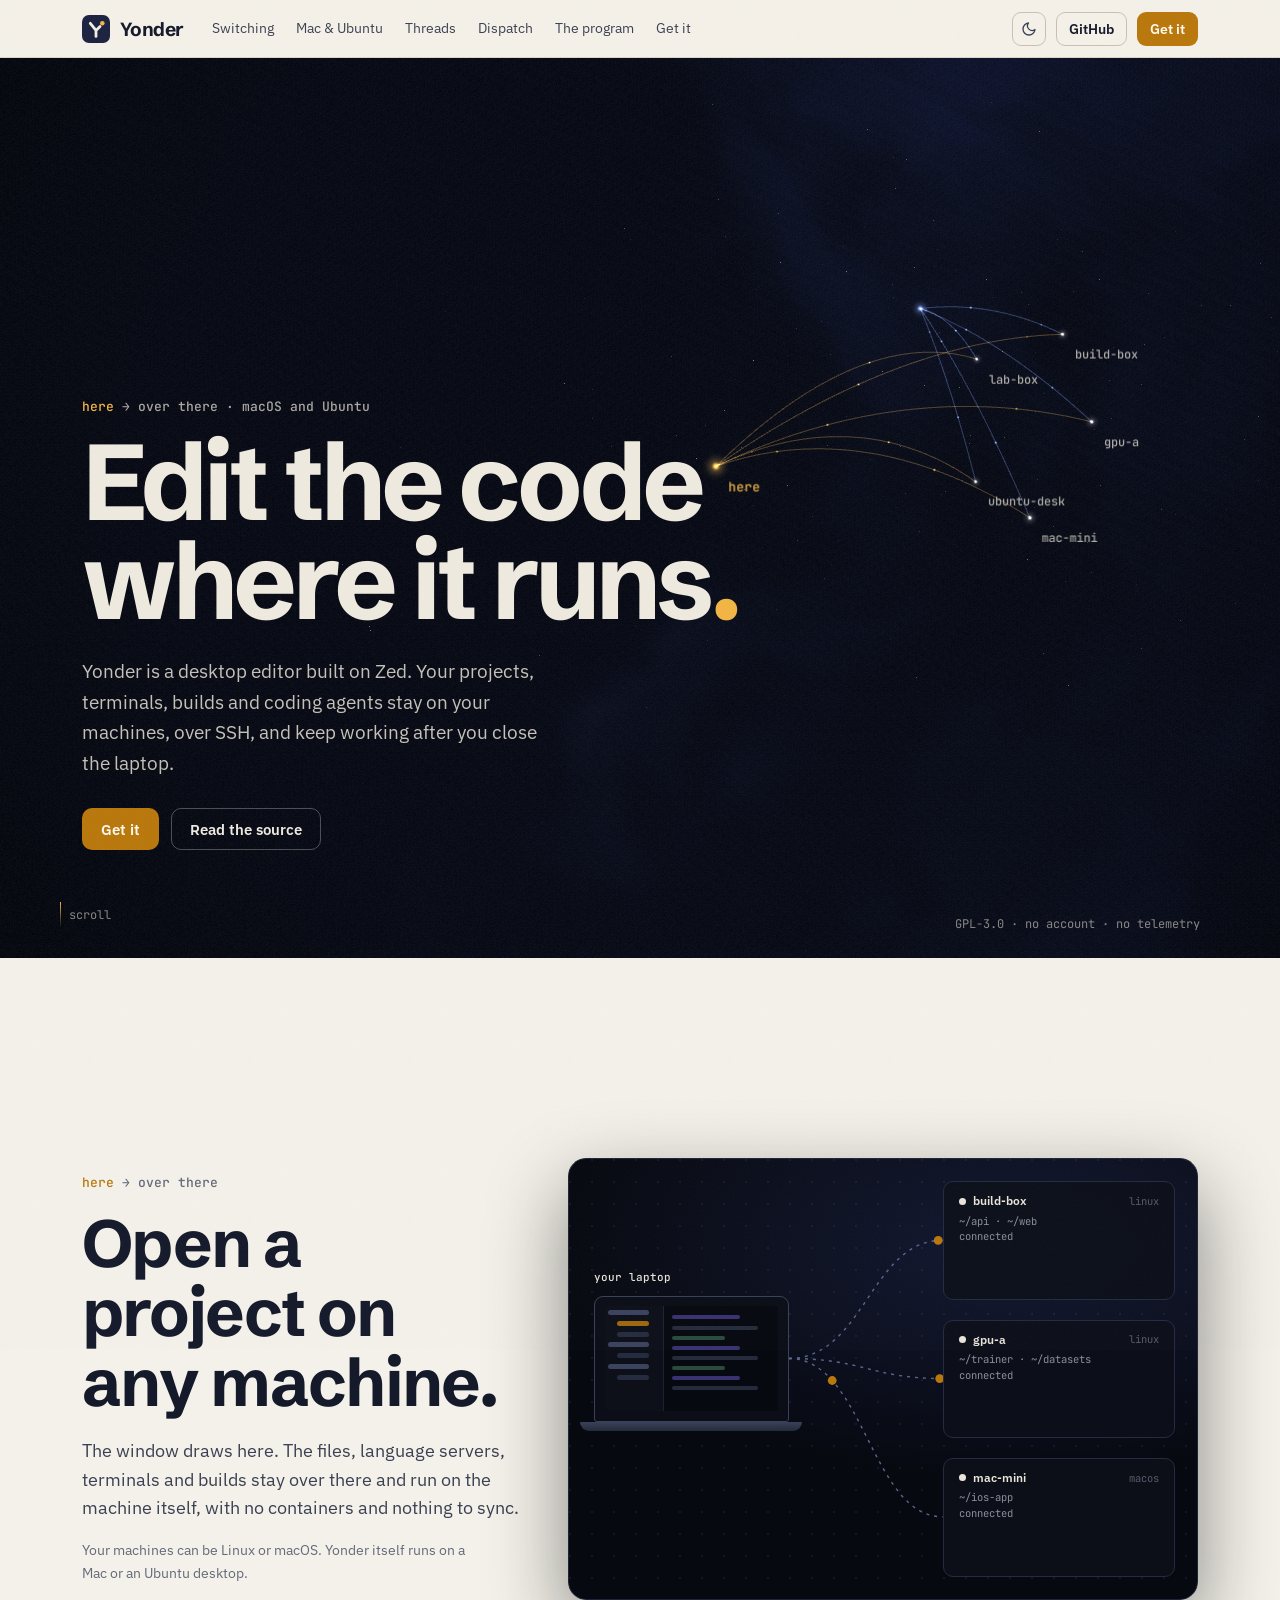
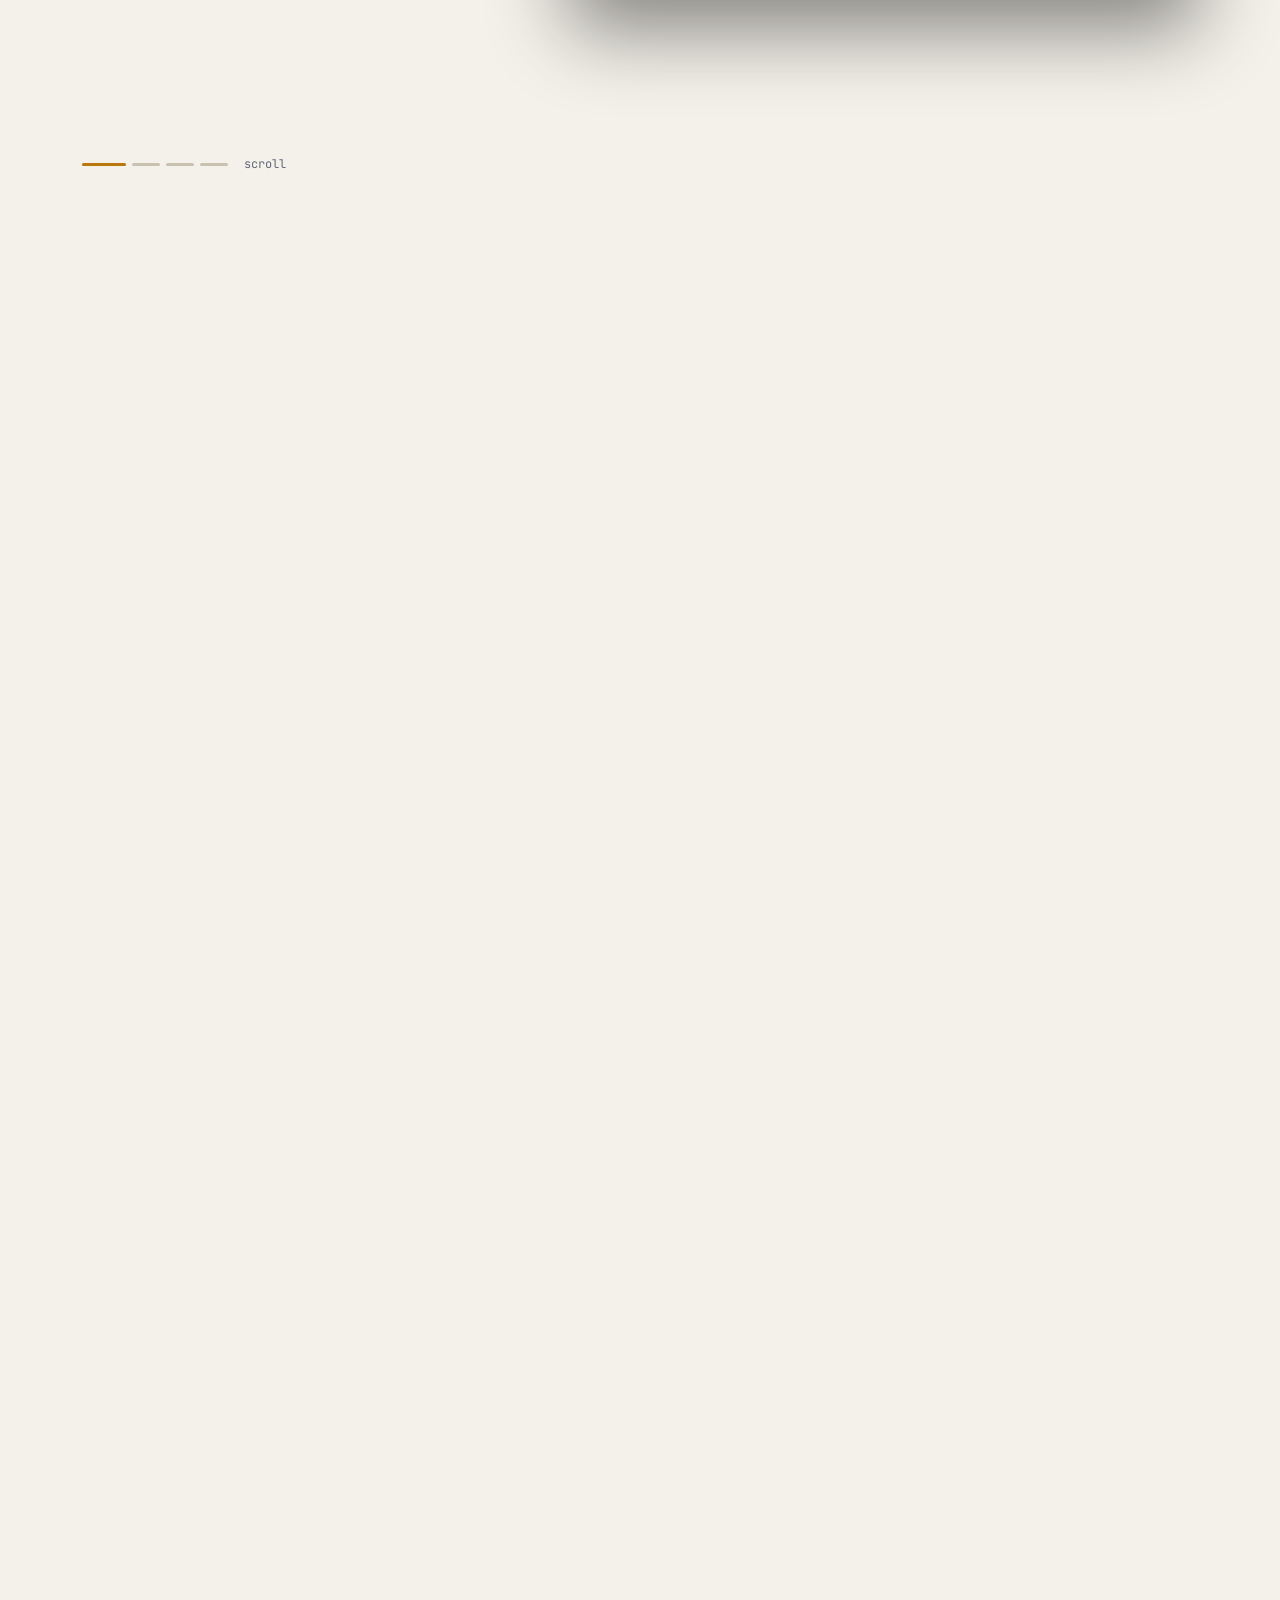
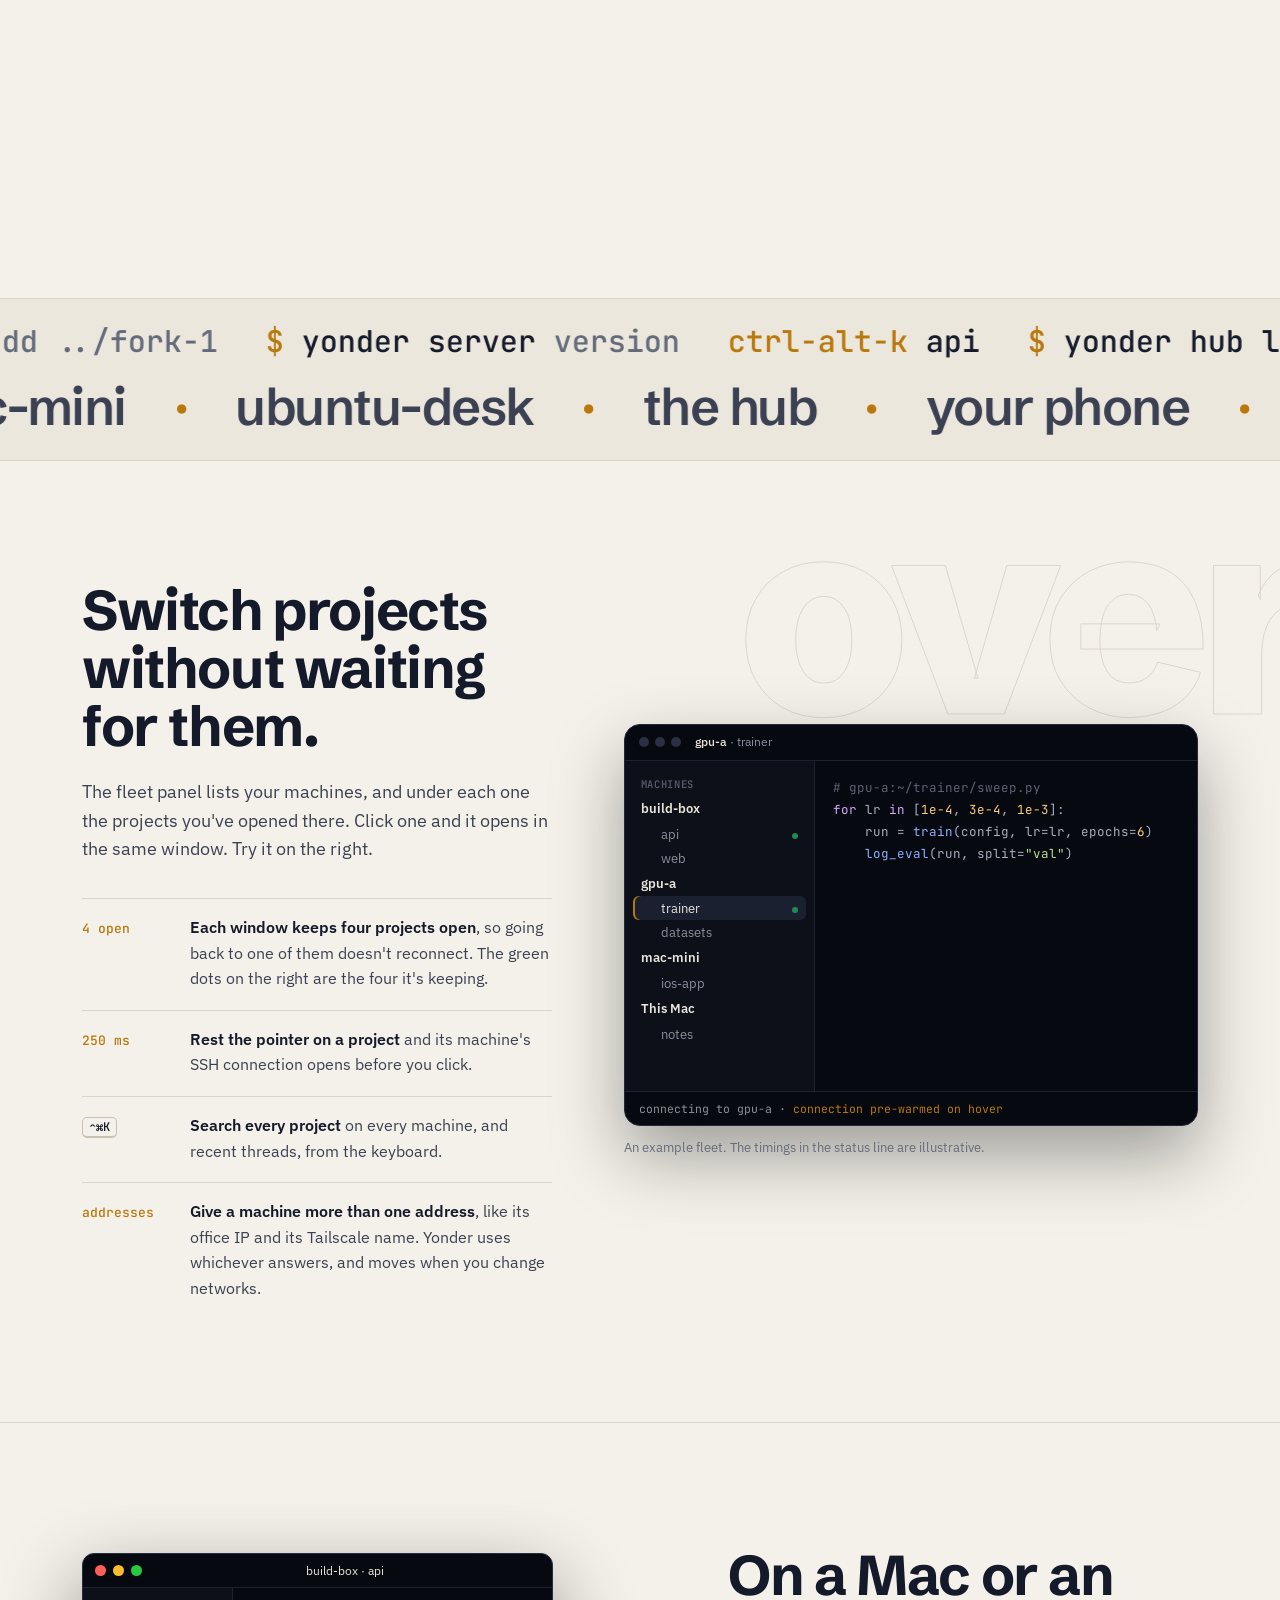
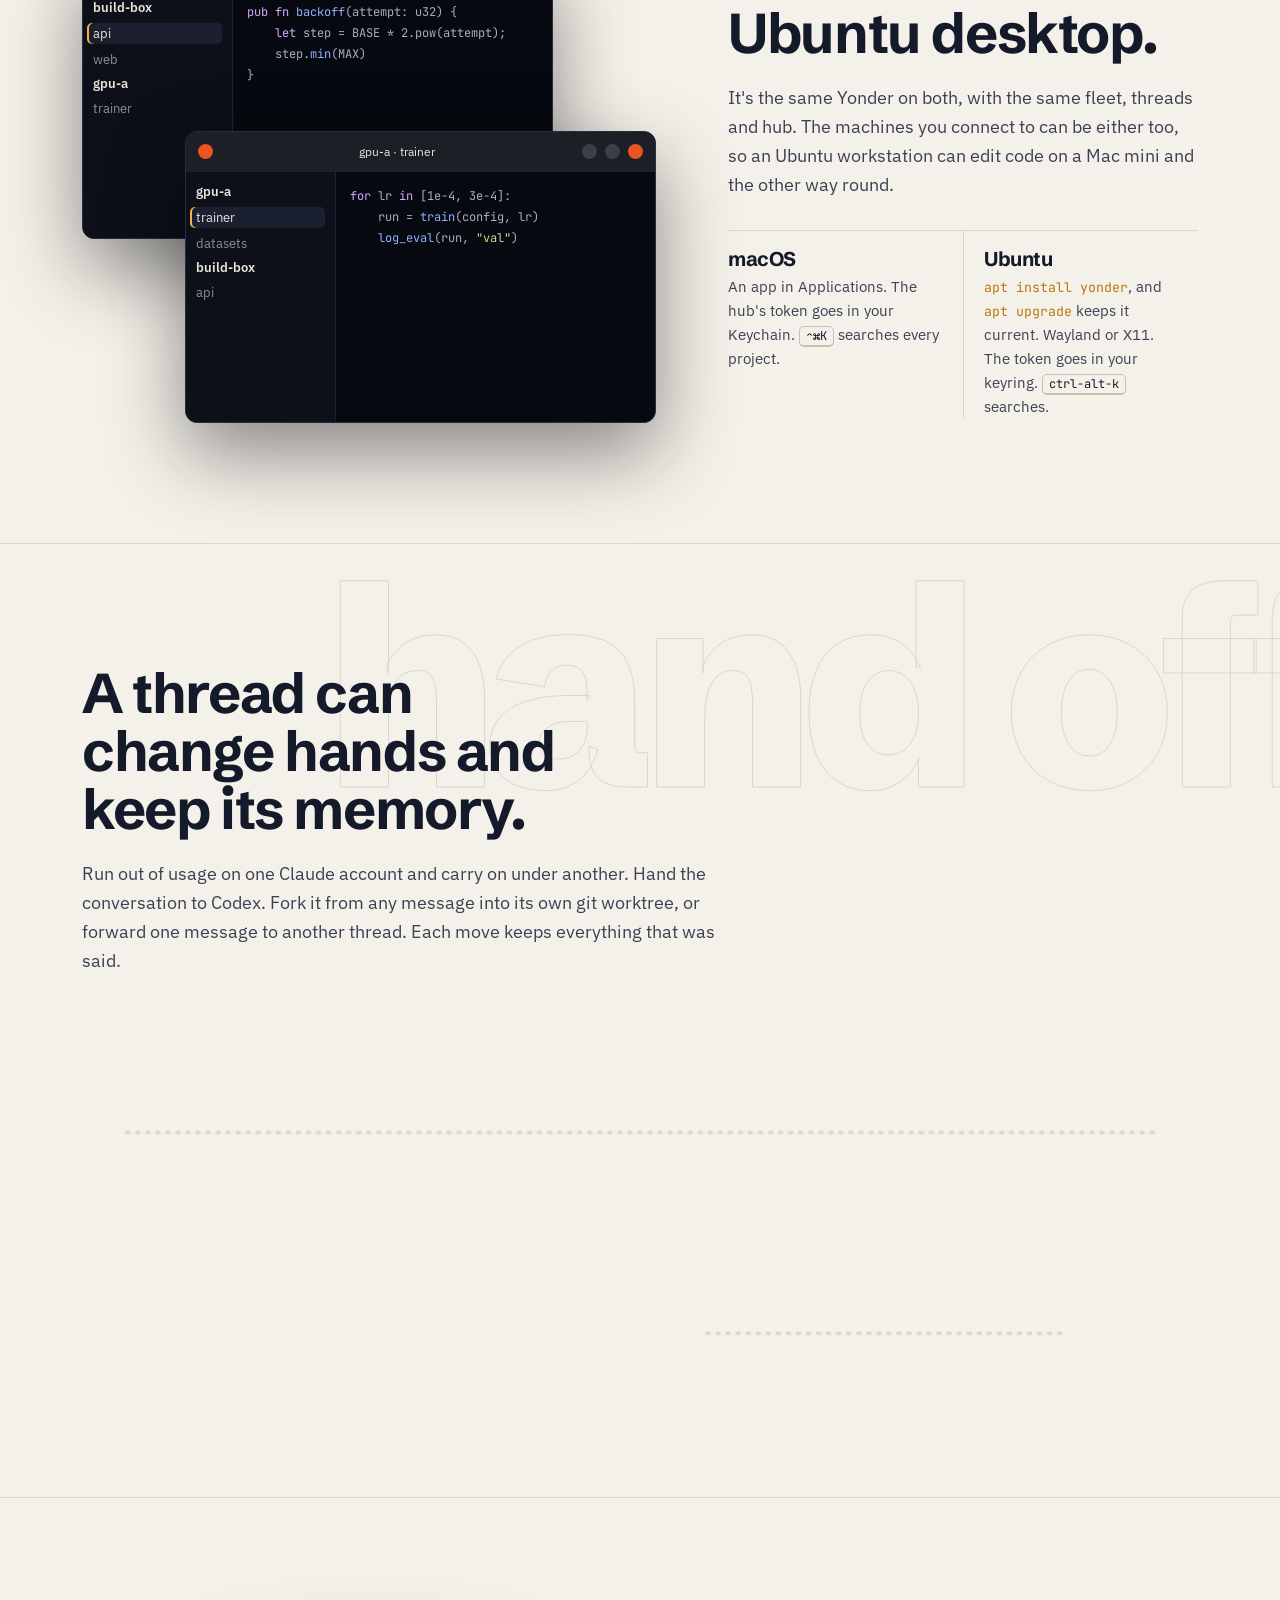
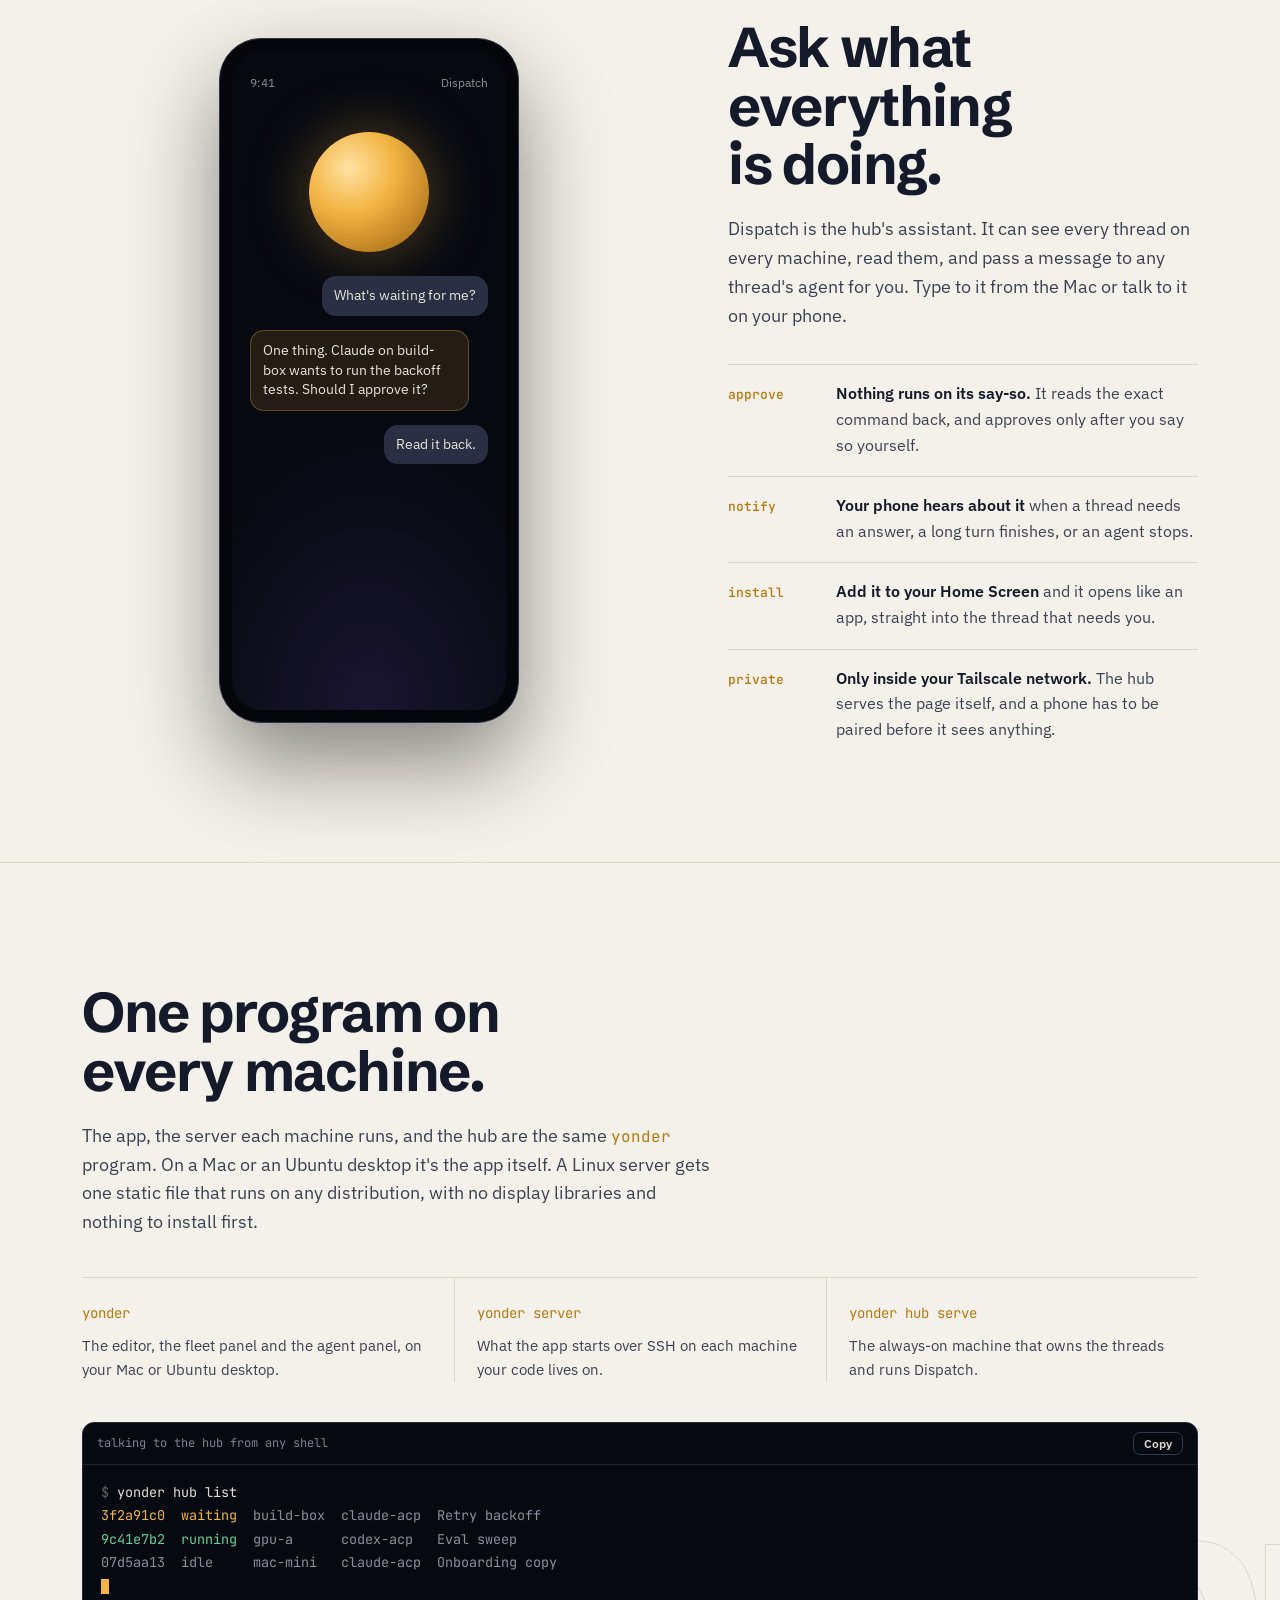
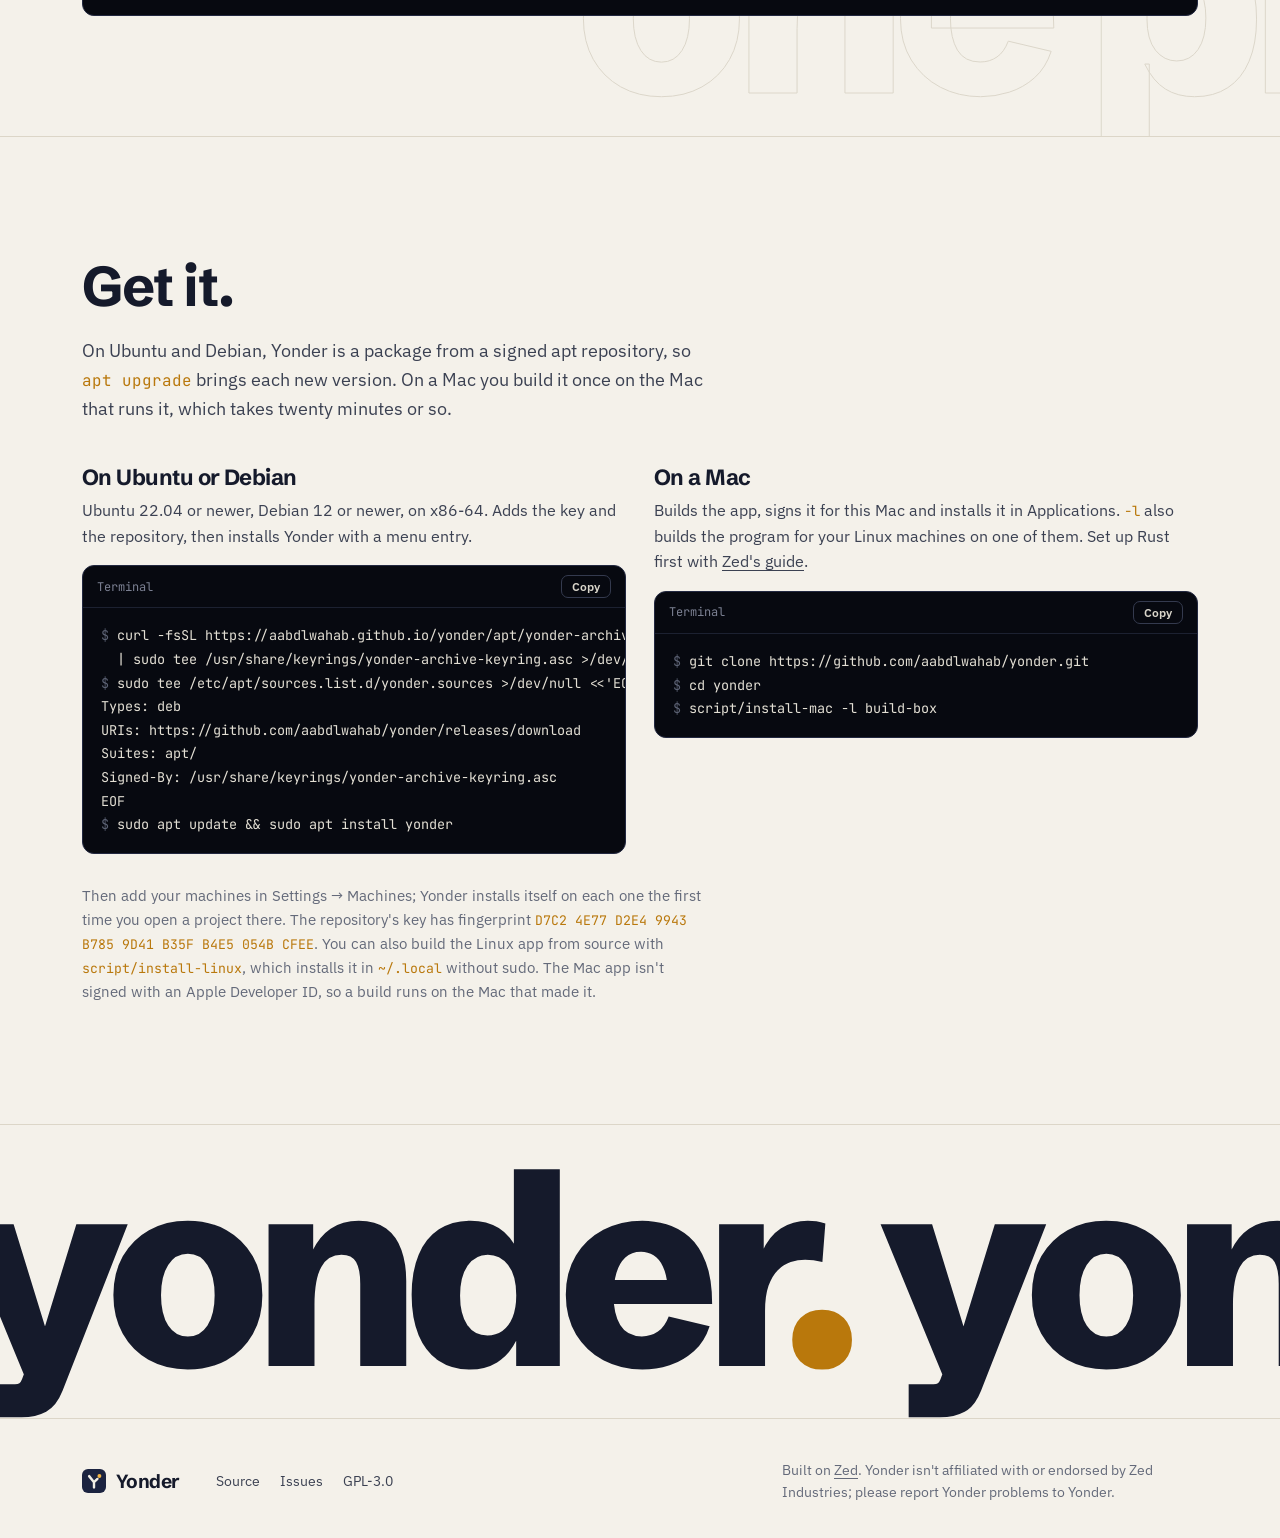
<file: index.html>
<!doctype html>
<html lang="en" data-theme="dark">
  <head>
    <meta charset="utf-8" />
    <meta name="viewport" content="width=device-width, initial-scale=1, viewport-fit=cover" />
    <title>Yonder</title>
    <meta
      name="description"
      content="Yonder is a native editor for macOS and Ubuntu, built on Zed. Projects, terminals and coding agents run on your machines over SSH, keep running with the laptop shut, and ask your phone before they run anything."
    />
    <meta property="og:title" content="Yonder" />
    <meta property="og:description" content="Edit the code where it runs. A native editor for code on other machines, built on Zed." />
    <meta property="og:image" content="https://aabdlwahab.github.io/yonder/assets/icon-512.png" />
    <script>
      // The saved theme, before first paint. "js" turns on the scroll story;
      // without it every part of the page reads in order.
      (function () {
        var root = document.documentElement;
        root.classList.add("js");
        var theme = null;
        try { theme = localStorage.getItem("yonder-theme"); } catch (error) {}
        if (theme !== "light" && theme !== "dark") {
          theme = window.matchMedia && matchMedia("(prefers-color-scheme: light)").matches ? "light" : "dark";
        }
        root.setAttribute("data-theme", theme);
      })();
    </script>
    <link rel="preconnect" href="https://fonts.googleapis.com" />
    <link rel="preconnect" href="https://fonts.gstatic.com" crossorigin />
    <link rel="stylesheet" href="https://fonts.googleapis.com/css2?family=IBM+Plex+Sans:wght@400;500;600&family=JetBrains+Mono:wght@400;500&family=Schibsted+Grotesk:wght@600;700;800&display=swap" />
    <link rel="stylesheet" href="assets/site.css?v=cd8ecd9bbe" />
    <link rel="icon" type="image/svg+xml" href="assets/mark.svg" />
    <link rel="apple-touch-icon" href="assets/icon-180.png" />
  </head>
  <body>
    <header class="hdr">
      <div class="wrap hdr-in">
        <a class="lockup" href="#top" aria-label="Yonder, back to the top">
          <svg width="28" height="28" viewBox="0 0 32 32" aria-hidden="true">
            <rect width="32" height="32" rx="8" fill="#1b2340" />
            <path d="M9.5 9.5 L16 17.6 M20.6 13.2 L16 17.6 V24.5" fill="none" stroke="#f2efe6" stroke-width="3.2" stroke-linecap="round" stroke-linejoin="round" />
            <circle cx="23.2" cy="9.4" r="2.6" fill="#f2b544" />
          </svg>
          <span class="wordmark">Yonder</span>
        </a>
        <nav class="nav" aria-label="Sections">
          <a href="#switching">Switching</a>
          <a href="#desktops">Mac &amp; Ubuntu</a>
          <a href="#threads">Threads</a>
          <a href="#dispatch">Dispatch</a>
          <a href="#program">The program</a>
          <a href="#get">Get it</a>
        </nav>
        <div class="hdr-right">
          <button class="icon-btn" id="theme" type="button" aria-label="Switch between light and dark">
            <svg class="i-sun" width="16" height="16" viewBox="0 0 24 24" fill="none" stroke="currentColor" stroke-width="2" stroke-linecap="round"><circle cx="12" cy="12" r="4"/><path d="M12 2v2M12 20v2M2 12h2M20 12h2M4.9 4.9l1.4 1.4M17.7 17.7l1.4 1.4M19.1 4.9l-1.4 1.4M6.3 17.7l-1.4 1.4"/></svg>
            <svg class="i-moon" width="16" height="16" viewBox="0 0 24 24" fill="none" stroke="currentColor" stroke-width="2" stroke-linecap="round" stroke-linejoin="round"><path d="M21 12.8A9 9 0 1 1 11.2 3a7 7 0 0 0 9.8 9.8Z"/></svg>
          </button>
          <a class="btn btn-line btn-small" href="https://github.com/aabdlwahab/yonder">GitHub</a>
          <a class="btn btn-amber btn-small" href="#get">Get it</a>
        </div>
      </div>
      <div class="progress" aria-hidden="true"></div>
    </header>

    <main id="top">
      <!-- The hero: your machines as a constellation, drawn with WebGL by
           assets/sky.js. Without WebGL the CSS background stays. -->
      <section class="hero" id="hero">
        <canvas id="sky" aria-hidden="true"></canvas>
        <div class="sky-labels" id="sky-labels" aria-hidden="true"></div>
        <div class="wrap hero-in">
          <p class="hero-kicker"><b>here</b> → over there · macOS and Ubuntu</p>
          <h1>Edit the code where it runs<span class="y">.</span></h1>
          <p class="hero-sub">
            Yonder is a desktop editor built on Zed. Your projects, terminals, builds and coding
            agents stay on your machines, over SSH, and keep working after you close the laptop.
          </p>
          <div class="ctas">
            <a class="btn btn-amber" href="#get">Get it</a>
            <a class="btn btn-line" href="https://github.com/aabdlwahab/yonder">Read the source</a>
          </div>
          <div class="hero-foot">
            <span class="cue"><i></i>scroll</span>
            <span class="plat">GPL-3.0 · no account · no telemetry</span>
          </div>
        </div>
      </section>

      <!-- The story. The stage stays put while the page scrolls past it, and
           each quarter of the scroll is one beat: connect, agents, lid shut,
           phone. The scene is decorative; the words beside it carry the story. -->
      <section class="story" id="story">
        <div class="wrap pin">
          <div class="story-copy">
            <article class="beat on" data-beat="1">
              <p class="step-label"><b>here</b> → over there</p>
              <h2>Open a project on any machine.</h2>
              <p class="lead">
                The window draws here. The files, language servers, terminals and builds stay over
                there and run on the machine itself, with no containers and nothing to sync.
              </p>
              <p class="small">Your machines can be Linux or macOS. Yonder itself runs on a Mac or an Ubuntu desktop.</p>
            </article>
            <article class="beat" data-beat="2">
              <p class="step-label">agents · <b>on each machine</b></p>
              <h2>Put an agent next to the code.</h2>
              <p class="lead">
                Claude Code and Codex run on the machine that holds the project, so they read the
                real files and run the real tests. A machine can have several Claude accounts
                signed in, and any thread can use any of them.
              </p>
            </article>
            <article class="beat" data-beat="3">
              <p class="step-label">lid shut · <b>the hub carries on</b></p>
              <h2>The threads keep going after you close the laptop.</h2>
              <p class="lead">
                One always-on machine is the hub. It starts the agents, keeps every thread's
                history, and holds each agent's questions until someone answers. Open the laptop
                again and the threads are further along.
              </p>
            </article>
            <article class="beat" data-beat="4">
              <p class="step-label">phone · <b>you decide</b></p>
              <h2>Answer from your phone.</h2>
              <p class="lead">
                When an agent wants to run something, your phone says so. Tap it, read the exact
                command and approve it there. Or ask Dispatch, out loud, what everything is
                doing.
              </p>
            </article>
            <div class="rail" aria-hidden="true"><i class="on"></i><i></i><i></i><i></i><span>scroll</span></div>
          </div>

          <div class="stage-visual" aria-hidden="true">
            <div class="scene" data-beat="1">
              <svg class="wires" viewBox="0 0 100 70" preserveAspectRatio="none">
                <path id="lap1" class="wire w-lap" d="M35 31.8 C47 31.8 48 12.95 59.5 12.95" />
                <path id="lap2" class="wire w-lap" d="M35 31.8 C47 31.8 48 35 59.5 35" />
                <path id="lap3" class="wire w-lap" d="M35 31.8 C47 31.8 48 57.05 59.5 57.05" />
                <path id="hub1" class="wire w-hub" d="M57.3 10 C58.4 10 58.4 12.95 59.5 12.95" />
                <path id="hub2" class="wire w-hub" d="M48.3 15.6 C48.3 30 52 35 59.5 35" />
                <path id="hub3" class="wire w-hub" d="M48.3 15.6 C48.3 50 52 57.05 59.5 57.05" />
                <path id="ph" class="wire w-phone" d="M27.3 24 C34 24 33 10 39.4 10" />
                <circle class="packet p-lap" r="0.7"><animateMotion dur="1.6s" repeatCount="indefinite"><mpath href="#lap1" /></animateMotion></circle>
                <circle class="packet p-lap" r="0.7"><animateMotion dur="1.9s" begin="0.4s" repeatCount="indefinite"><mpath href="#lap2" /></animateMotion></circle>
                <circle class="packet p-lap" r="0.7"><animateMotion dur="1.7s" begin="0.8s" repeatCount="indefinite"><mpath href="#lap3" /></animateMotion></circle>
                <circle class="packet hubp" r="0.7"><animateMotion dur="1.4s" repeatCount="indefinite"><mpath href="#hub1" /></animateMotion></circle>
                <circle class="packet hubp" r="0.7"><animateMotion dur="1.8s" begin="0.3s" repeatCount="indefinite"><mpath href="#hub2" /></animateMotion></circle>
                <circle class="packet hubp" r="0.7"><animateMotion dur="2.1s" begin="0.6s" repeatCount="indefinite"><mpath href="#hub3" /></animateMotion></circle>
              </svg>

              <div class="node laptop">
                <span class="tag"><b>your laptop</b></span>
                <div class="lid">
                  <div class="lid-screen">
                    <div class="mini-fleet"><i class="m"></i><i class="p sel"></i><i class="p"></i><i class="m"></i><i class="p"></i><i class="m"></i><i class="p"></i></div>
                    <div class="mini-code"><i></i><i></i><i></i><i></i><i></i><i></i><i></i><i></i></div>
                  </div>
                </div>
                <div class="base"></div>
              </div>

              <div class="node hub">
                <b><span class="led"></span>hub</b>
                <span>always on · 3 threads</span>
              </div>

              <div class="node mach m1">
                <div class="mach-h"><span class="led on1"></span>build-box<span class="os">linux</span></div>
                <div class="log idle"><span>~/api · ~/web</span><span>connected</span></div>
                <div class="log work running"><span class="cmd">claude · retry backoff</span><span>edited src/jobs/retry.rs</span><span>added backoff_stops_growing</span></div>
                <div class="log waiting"><span class="cmd">claude · retry backoff</span><span class="wait">wants to run</span><span class="wait">cargo test -p jobs backoff</span></div>
                <div class="log passed"><span class="cmd">claude · retry backoff</span><span class="ok">approved from phone</span><span class="ok">test result: ok. 14 passed</span></div>
              </div>
              <div class="node mach m2">
                <div class="mach-h"><span class="led on1"></span>gpu-a<span class="os">linux</span></div>
                <div class="log idle"><span>~/trainer · ~/datasets</span><span>connected</span></div>
                <div class="log work"><span class="cmd">codex · eval sweep</span><span>run 4/6 · lr 3e-4</span><span class="ok">val loss 1.92 → 1.88</span></div>
              </div>
              <div class="node mach m3">
                <div class="mach-h"><span class="led on1"></span>mac-mini<span class="os">macos</span></div>
                <div class="log idle"><span>~/ios-app</span><span>connected</span></div>
                <div class="log work"><span class="cmd">claude · onboarding copy</span><span>reading Views/Welcome.swift</span><span>xcodebuild … ok</span></div>
              </div>

              <div class="node phone">
                <div class="phone-body">
                  <div class="phone-time">9:41</div>
                  <div class="toast">
                    <b>Retry backoff needs you</b>
                    Claude wants to run <code>cargo test -p jobs backoff</code>
                    <div class="approve"><span class="yes">Approve</span><span>Reject</span></div>
                  </div>
                </div>
              </div>
            </div>
          </div>
        </div>
      </section>

      <!-- Two rows that move with the scroll, in opposite directions. -->
      <div class="ticker" aria-hidden="true">
        <div class="ticker-row" data-speed="-0.45">
          <span><i>$</i> <b>yonder hub list</b></span><span><i>$</i> ssh <b>gpu-a</b></span><span><i>$</i> <b>cargo test</b> -p jobs backoff</span><span><i>$</i> <b>yonder hub follow</b> 9c41e7b2</span><span><i>⌃⌘K</i> <b>trainer</b></span><span><i>$</i> git worktree add ../fork-1</span><span><i>$</i> <b>yonder server</b> version</span><span><i>ctrl-alt-k</i> <b>api</b></span>
          <span><i>$</i> <b>yonder hub list</b></span><span><i>$</i> ssh <b>gpu-a</b></span><span><i>$</i> <b>cargo test</b> -p jobs backoff</span><span><i>$</i> <b>yonder hub follow</b> 9c41e7b2</span><span><i>⌃⌘K</i> <b>trainer</b></span><span><i>$</i> git worktree add ../fork-1</span><span><i>$</i> <b>yonder server</b> version</span><span><i>ctrl-alt-k</i> <b>api</b></span>
        </div>
        <div class="ticker-row slow" data-speed="0.3">
          <span>build-box</span><span>gpu-a</span><span>mac-mini</span><span>ubuntu-desk</span><span>the hub</span><span>your phone</span>
          <span>build-box</span><span>gpu-a</span><span>mac-mini</span><span>ubuntu-desk</span><span>the hub</span><span>your phone</span>
        </div>
      </div>

      <!-- ========================= SWITCHING ========================= -->
      <section class="sec" id="switching">
        <span class="ghost" data-drift="-0.35" style="top: 40px; left: 30%;" aria-hidden="true">over there</span>
        <div class="wrap split">
          <div>
            <h2 class="rv">Switch projects without waiting for them.</h2>
            <p class="lead rv d1">
              The fleet panel lists your machines, and under each one the projects you've opened
              there. Click one and it opens in the same window. Try it on the right.
            </p>
            <div class="facts">
              <div class="fact rv d1"><span class="k">4 open</span><p><b>Each window keeps four projects open</b>, so going back to one of them doesn't reconnect. The green dots on the right are the four it's keeping.</p></div>
              <div class="fact rv d2"><span class="k">250 ms</span><p><b>Rest the pointer on a project</b> and its machine's SSH connection opens before you click.</p></div>
              <div class="fact rv d2"><span class="k"><kbd>⌃⌘K</kbd></span><p><b>Search every project</b> on every machine, and recent threads, from the keyboard.</p></div>
              <div class="fact rv d3"><span class="k">addresses</span><p><b>Give a machine more than one address</b>, like its office IP and its Tailscale name. Yonder uses whichever answers, and moves when you change networks.</p></div>
            </div>
          </div>
          <div class="rv d1">
            <div class="demo" id="demo">
              <div class="demo-bar"><span class="dots"><i></i><i></i><i></i></span><span id="demo-crumb"><b>build-box</b> · api</span></div>
              <div class="demo-body">
                <div class="demo-fleet" role="list" aria-label="Example machines and projects">
                  <h4>MACHINES</h4>
                  <div class="demo-m">build-box</div>
                  <button class="demo-p sel kept" type="button" data-p="0">api<span class="open"></span></button>
                  <button class="demo-p" type="button" data-p="1">web<span class="open"></span></button>
                  <div class="demo-m">gpu-a</div>
                  <button class="demo-p" type="button" data-p="2">trainer<span class="open"></span></button>
                  <button class="demo-p" type="button" data-p="3">datasets<span class="open"></span></button>
                  <div class="demo-m">mac-mini</div>
                  <button class="demo-p" type="button" data-p="4">ios-app<span class="open"></span></button>
                  <div class="demo-m">This Mac</div>
                  <button class="demo-p" type="button" data-p="5">notes<span class="open"></span></button>
                </div>
                <div class="demo-main">
<div class="demo-pane on" data-pane="0"><span class="cm">// build-box:~/api/src/jobs/retry.rs</span>
<span class="kw">pub fn</span> <span class="fn">backoff</span>(attempt: <span class="nu">u32</span>) -&gt; Duration {
    <span class="kw">let</span> step = BASE * <span class="nu">2</span>.<span class="fn">pow</span>(attempt.<span class="fn">min</span>(<span class="nu">8</span>));
    step.<span class="fn">min</span>(Duration::<span class="fn">from_secs</span>(<span class="nu">60</span>))
}</div>
<div class="demo-pane" data-pane="1"><span class="cm">// build-box:~/web/app/routes.ts</span>
<span class="kw">export const</span> routes = [
  { path: <span class="st">"/jobs"</span>, load: <span class="fn">listJobs</span> },
  { path: <span class="st">"/jobs/:id"</span>, load: <span class="fn">jobDetail</span> },
];</div>
<div class="demo-pane" data-pane="2"><span class="cm"># gpu-a:~/trainer/sweep.py</span>
<span class="kw">for</span> lr <span class="kw">in</span> [<span class="nu">1e-4</span>, <span class="nu">3e-4</span>, <span class="nu">1e-3</span>]:
    run = <span class="fn">train</span>(config, lr=lr, epochs=<span class="nu">6</span>)
    <span class="fn">log_eval</span>(run, split=<span class="st">"val"</span>)</div>
<div class="demo-pane" data-pane="3"><span class="cm"># gpu-a:~/datasets/manifest.yaml</span>
shards: <span class="nu">412</span>
format: <span class="st">parquet</span>
dedupe: <span class="kw">true</span></div>
<div class="demo-pane" data-pane="4"><span class="cm">// mac-mini:~/ios-app/Views/Welcome.swift</span>
<span class="kw">struct</span> <span class="fn">Welcome</span>: View {
    <span class="kw">var</span> body: <span class="kw">some</span> View {
        Text(<span class="st">"Pick up where you left off"</span>)
    }
}</div>
<div class="demo-pane" data-pane="5"><span class="cm">&lt;!-- This Mac:~/notes/today.md --&gt;</span>
- review the backoff change
- check the eval sweep
- answer the onboarding question</div>
                </div>
              </div>
              <div class="demo-status"><span id="demo-status">opened build-box / api</span></div>
            </div>
            <p class="demo-note">An example fleet. The timings in the status line are illustrative.</p>
          </div>
        </div>
      </section>

      <!-- ========================= MAC AND UBUNTU ========================= -->
      <section class="sec" id="desktops">
        <div class="wrap split flip">
          <div class="desks rv" id="desks" aria-hidden="true">
            <div class="desk mac">
              <div class="desk-bar"><span class="lights"><i></i><i></i><i></i></span><span class="desk-title">build-box · api</span></div>
              <div class="desk-body">
                <div class="desk-side"><b>build-box</b><span class="sel">api</span><span>web</span><b>gpu-a</b><span>trainer</span></div>
<div class="desk-code"><span class="kw">pub fn</span> <span class="fn">backoff</span>(attempt: u32) {
    <span class="kw">let</span> step = BASE * 2.pow(attempt);
    step.<span class="fn">min</span>(MAX)
}</div>
              </div>
            </div>
            <div class="desk ubu">
              <div class="desk-bar"><span class="gnome"><i></i></span><span class="desk-title">gpu-a · trainer</span><span class="gnome"><i></i><i></i><i></i></span></div>
              <div class="desk-body">
                <div class="desk-side"><b>gpu-a</b><span class="sel">trainer</span><span>datasets</span><b>build-box</b><span>api</span></div>
<div class="desk-code"><span class="kw">for</span> lr <span class="kw">in</span> [1e-4, 3e-4]:
    run = <span class="fn">train</span>(config, lr)
    <span class="fn">log_eval</span>(run, <span class="st">"val"</span>)</div>
              </div>
            </div>
          </div>
          <div>
            <h2 class="rv">On a Mac or an Ubuntu desktop.</h2>
            <p class="lead rv d1">
              It's the same Yonder on both, with the same fleet, threads and hub. The machines you
              connect to can be either too, so an Ubuntu workstation can edit code on a Mac mini
              and the other way round.
            </p>
            <div class="plats">
              <div class="plat rv d1"><h3>macOS</h3><p>An app in Applications. The hub's token goes in your Keychain. <kbd>⌃⌘K</kbd> searches every project.</p></div>
              <div class="plat rv d2"><h3>Ubuntu</h3><p><code>apt install yonder</code>, and <code>apt upgrade</code> keeps it current. Wayland or X11. The token goes in your keyring. <kbd>ctrl-alt-k</kbd> searches.</p></div>
            </div>
          </div>
        </div>
      </section>

      <!-- ========================= THREADS ========================= -->
      <section class="sec" id="threads">
        <span class="ghost" data-drift="0.3" style="top: 30px; right: -10%;" aria-hidden="true">hand off</span>
        <div class="wrap">
          <h2 class="rv">A thread can change hands and keep its memory.</h2>
          <p class="lead rv d1">
            Run out of usage on one Claude account and carry on under another. Hand the
            conversation to Codex. Fork it from any message into its own git worktree, or forward
            one message to another thread. Each move keeps everything that was said.
          </p>
          <div class="map-wrap rv d1">
            <svg class="map" id="map" viewBox="0 0 1000 310" role="img" aria-label="One thread moving from a Claude work account to a personal account, forking into its own worktree, handing off to Codex, and forwarding a message to another thread.">
              <path class="ghost" d="M40 90 H960" />
              <path class="lane a draw" data-at="0" d="M40 90 H300" />
              <path class="lane b draw" data-at="0.22" d="M300 90 H620" />
              <path class="lane d draw" data-at="0.42" d="M460 90 C520 90 500 200 570 200 H960" />
              <path class="lane c draw" data-at="0.6" d="M620 90 H960" />
              <path class="lane c draw" data-at="0.8" d="M800 90 C840 90 820 270 880 270 H960" />
              <path class="ghost" d="M560 270 H880" />
              <path class="lane a pop" data-at="0.08" d="M170 90 C170 40 230 30 250 30 C270 30 290 40 290 90" style="stroke-width:2;stroke-dasharray:4 6" />

              <circle class="dot pop" data-at="0" cx="40" cy="90" r="7" style="stroke: var(--fg)" />
              <circle class="dot pop" data-at="0.22" cx="300" cy="90" r="7" style="stroke: var(--amber)" />
              <circle class="dot pop" data-at="0.42" cx="460" cy="90" r="7" style="stroke: var(--green)" />
              <circle class="dot pop" data-at="0.6" cx="620" cy="90" r="7" style="stroke: var(--blue)" />
              <circle class="dot pop" data-at="0.8" cx="800" cy="90" r="7" style="stroke: var(--blue)" />

              <text class="t pop" data-at="0" x="40" y="130">Claude · work account</text>
              <text class="m pop" data-at="0" x="40" y="150">“fix the retry backoff”</text>
              <text class="m pop" data-at="0.08" x="205" y="20">@codex joins as a guest</text>
              <text class="t pop" data-at="0.22" x="300" y="130">usage limit</text>
              <text class="pop" data-at="0.22" x="300" y="150">continue as the personal account</text>
              <text class="t pop" data-at="0.42" x="580" y="230">fork</text>
              <text class="pop" data-at="0.42" x="580" y="250">its own git worktree, side by side</text>
              <text class="t pop" data-at="0.6" x="620" y="60">hand off to Codex</text>
              <text class="t pop" data-at="0.8" x="805" y="300" style="text-anchor:start">forward one message</text>
              <text class="m pop" data-at="0.8" x="560" y="300">another thread on gpu-a</text>
            </svg>
          </div>
        </div>
      </section>

      <!-- ========================= DISPATCH ========================= -->
      <section class="sec" id="dispatch">
        <div class="wrap split flip">
          <div class="handset rv" id="handset" aria-label="An example conversation with Dispatch" role="img">
            <div class="handset-screen">
              <div class="handset-top"><span>9:41</span><span>Dispatch</span></div>
              <div class="orb"></div>
              <div class="say you">What's waiting for me?</div>
              <div class="say it">One thing. Claude on build-box wants to run the backoff tests. Should I approve it?</div>
              <div class="say you">Read it back.</div>
              <div class="say it"><code>cargo test -p jobs backoff</code>, in ~/api.</div>
              <div class="say you">Approve.</div>
              <div class="say it">Approved. Fourteen passed. The eval sweep on gpu-a is on run five of six.</div>
            </div>
          </div>
          <div>
            <h2 class="rv">Ask what everything is doing.</h2>
            <p class="lead rv d1">
              Dispatch is the hub's assistant. It can see every thread on every machine, read
              them, and pass a message to any thread's agent for you. Type to it from the Mac or
              talk to it on your phone.
            </p>
            <div class="facts">
              <div class="fact rv d1"><span class="k">approve</span><p><b>Nothing runs on its say-so.</b> It reads the exact command back, and approves only after you say so yourself.</p></div>
              <div class="fact rv d2"><span class="k">notify</span><p><b>Your phone hears about it</b> when a thread needs an answer, a long turn finishes, or an agent stops.</p></div>
              <div class="fact rv d2"><span class="k">install</span><p><b>Add it to your Home Screen</b> and it opens like an app, straight into the thread that needs you.</p></div>
              <div class="fact rv d3"><span class="k">private</span><p><b>Only inside your Tailscale network.</b> The hub serves the page itself, and a phone has to be paired before it sees anything.</p></div>
            </div>
          </div>
        </div>
      </section>

      <!-- ========================= THE PROGRAM ========================= -->
      <section class="sec" id="program">
        <span class="ghost" data-drift="-0.3" style="bottom: 30px; left: 20%;" aria-hidden="true">one program</span>
        <div class="wrap">
          <h2 class="rv">One program on every machine.</h2>
          <p class="lead rv d1">
            The app, the server each machine runs, and the hub are the same <code>yonder</code>
            program. On a Mac or an Ubuntu desktop it's the app itself. A Linux server gets one
            static file that runs on any distribution, with no display libraries and nothing to
            install first.
          </p>
          <div class="jobs">
            <div class="job rv d1"><code>yonder</code><p>The editor, the fleet panel and the agent panel, on your Mac or Ubuntu desktop.</p></div>
            <div class="job rv d2"><code>yonder server</code><p>What the app starts over SSH on each machine your code lives on.</p></div>
            <div class="job rv d3"><code>yonder hub serve</code><p>The always-on machine that owns the threads and runs Dispatch.</p></div>
          </div>
          <div class="term rv d1" id="term">
            <div class="term-h"><span>talking to the hub from any shell</span><button class="copy" type="button" data-copy="hub-commands">Copy</button></div>
<pre id="term-out" aria-hidden="true"></pre>
<pre id="hub-commands" hidden><span class="p">$ </span>yonder hub list
<span class="p">$ </span>yonder hub follow 3f2a91c0
<span class="p">$ </span>yonder hub approve 3f2a91c0
<span class="p">$ </span>yonder hub run --machine gpu-a --agent codex-acp --cwd ~/trainer "Summarise the last eval"</pre>
          </div>
        </div>
      </section>

      <!-- ========================= GET IT ========================= -->
      <section class="sec" id="get">
        <div class="wrap">
          <h2 class="rv">Get it.</h2>
          <p class="lead rv d1">
            On Ubuntu and Debian, Yonder is a package from a signed apt repository, so
            <code>apt upgrade</code> brings each new version. On a Mac you build it once on the
            Mac that runs it, which takes twenty minutes or so.
          </p>
          <div class="get">
            <div class="rv d1">
              <h3>On Ubuntu or Debian</h3>
              <p>Ubuntu 22.04 or newer, Debian 12 or newer, on x86-64. Adds the key and the repository, then installs Yonder with a menu entry.</p>
              <div class="term">
                <div class="term-h"><span>Terminal</span><button class="copy" type="button" data-copy="get-apt">Copy</button></div>
<pre id="get-apt"><span class="p">$ </span>curl -fsSL https://aabdlwahab.github.io/yonder/apt/yonder-archive-keyring.asc \
  | sudo tee /usr/share/keyrings/yonder-archive-keyring.asc >/dev/null
<span class="p">$ </span>sudo tee /etc/apt/sources.list.d/yonder.sources >/dev/null &lt;&lt;'EOF'
Types: deb
URIs: https://github.com/aabdlwahab/yonder/releases/download
Suites: apt/
Signed-By: /usr/share/keyrings/yonder-archive-keyring.asc
EOF
<span class="p">$ </span>sudo apt update && sudo apt install yonder</pre>
              </div>
            </div>
            <div class="rv d2">
              <h3>On a Mac</h3>
              <p>Builds the app, signs it for this Mac and installs it in Applications. <code>-l</code> also builds the program for your Linux machines on one of them. Set up Rust first with <a href="https://github.com/aabdlwahab/yonder/blob/main/docs/src/development/macos.md">Zed's guide</a>.</p>
              <div class="term">
                <div class="term-h"><span>Terminal</span><button class="copy" type="button" data-copy="get-mac">Copy</button></div>
<pre id="get-mac"><span class="p">$ </span>git clone https://github.com/aabdlwahab/yonder.git
<span class="p">$ </span>cd yonder
<span class="p">$ </span>script/install-mac -l build-box</pre>
              </div>
            </div>
          </div>
          <p class="after rv d1">
            Then add your machines in Settings → Machines; Yonder installs itself on each one the
            first time you open a project there. The repository's key has fingerprint
            <code>D7C2 4E77 D2E4 9943 B785 9D41 B35F B4E5 054B CFEE</code>. You can also
            build the Linux app from source with <code>script/install-linux</code>, which installs
            it in <code>~/.local</code> without sudo. The Mac app isn't signed with an Apple
            Developer ID, so a build runs on the Mac that made it.
          </p>
        </div>
      </section>

      <div class="foot-word" aria-hidden="true"><span data-drift="-0.25">yonder<i>.</i> yonder<i>.</i></span></div>
    </main>

    <footer class="foot">
      <div class="wrap foot-in">
        <a class="lockup" href="#top">
          <svg width="24" height="24" viewBox="0 0 32 32" aria-hidden="true">
            <rect width="32" height="32" rx="8" fill="#1b2340" />
            <path d="M9.5 9.5 L16 17.6 M20.6 13.2 L16 17.6 V24.5" fill="none" stroke="#f2efe6" stroke-width="3.2" stroke-linecap="round" stroke-linejoin="round" />
            <circle cx="23.2" cy="9.4" r="2.6" fill="#f2b544" />
          </svg>
          <span class="wordmark">Yonder</span>
        </a>
        <nav aria-label="Links">
          <a href="https://github.com/aabdlwahab/yonder">Source</a>
          <a href="https://github.com/aabdlwahab/yonder/issues">Issues</a>
          <a href="https://github.com/aabdlwahab/yonder/blob/main/LICENSE-GPL">GPL-3.0</a>
        </nav>
        <p class="foot-note">Built on <a href="https://github.com/zed-industries/zed">Zed</a>. Yonder isn't affiliated with or endorsed by Zed Industries; please report Yonder problems to Yonder.</p>
      </div>
    </footer>

    <script src="assets/sky.js?v=cd8ecd9bbe"></script>
    <script src="assets/site.js?v=cd8ecd9bbe"></script>
  </body>
</html>
</file>
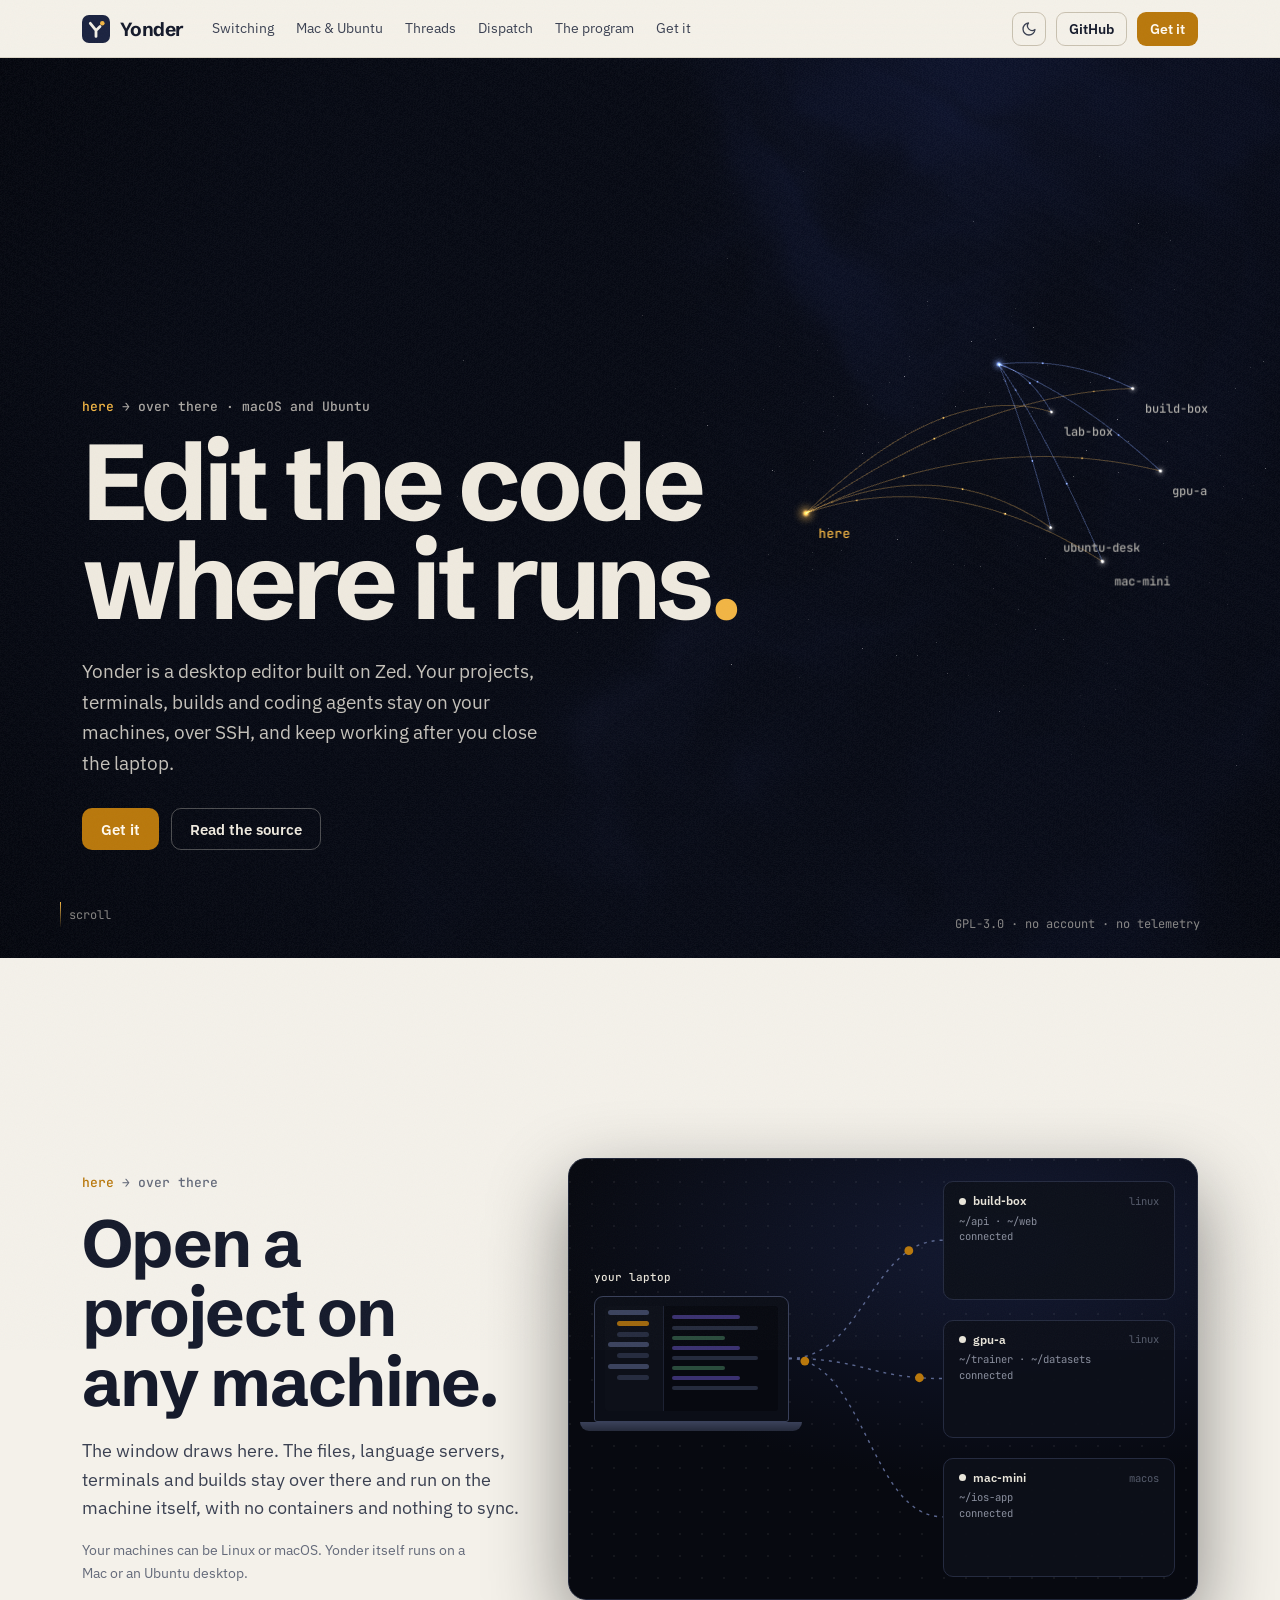
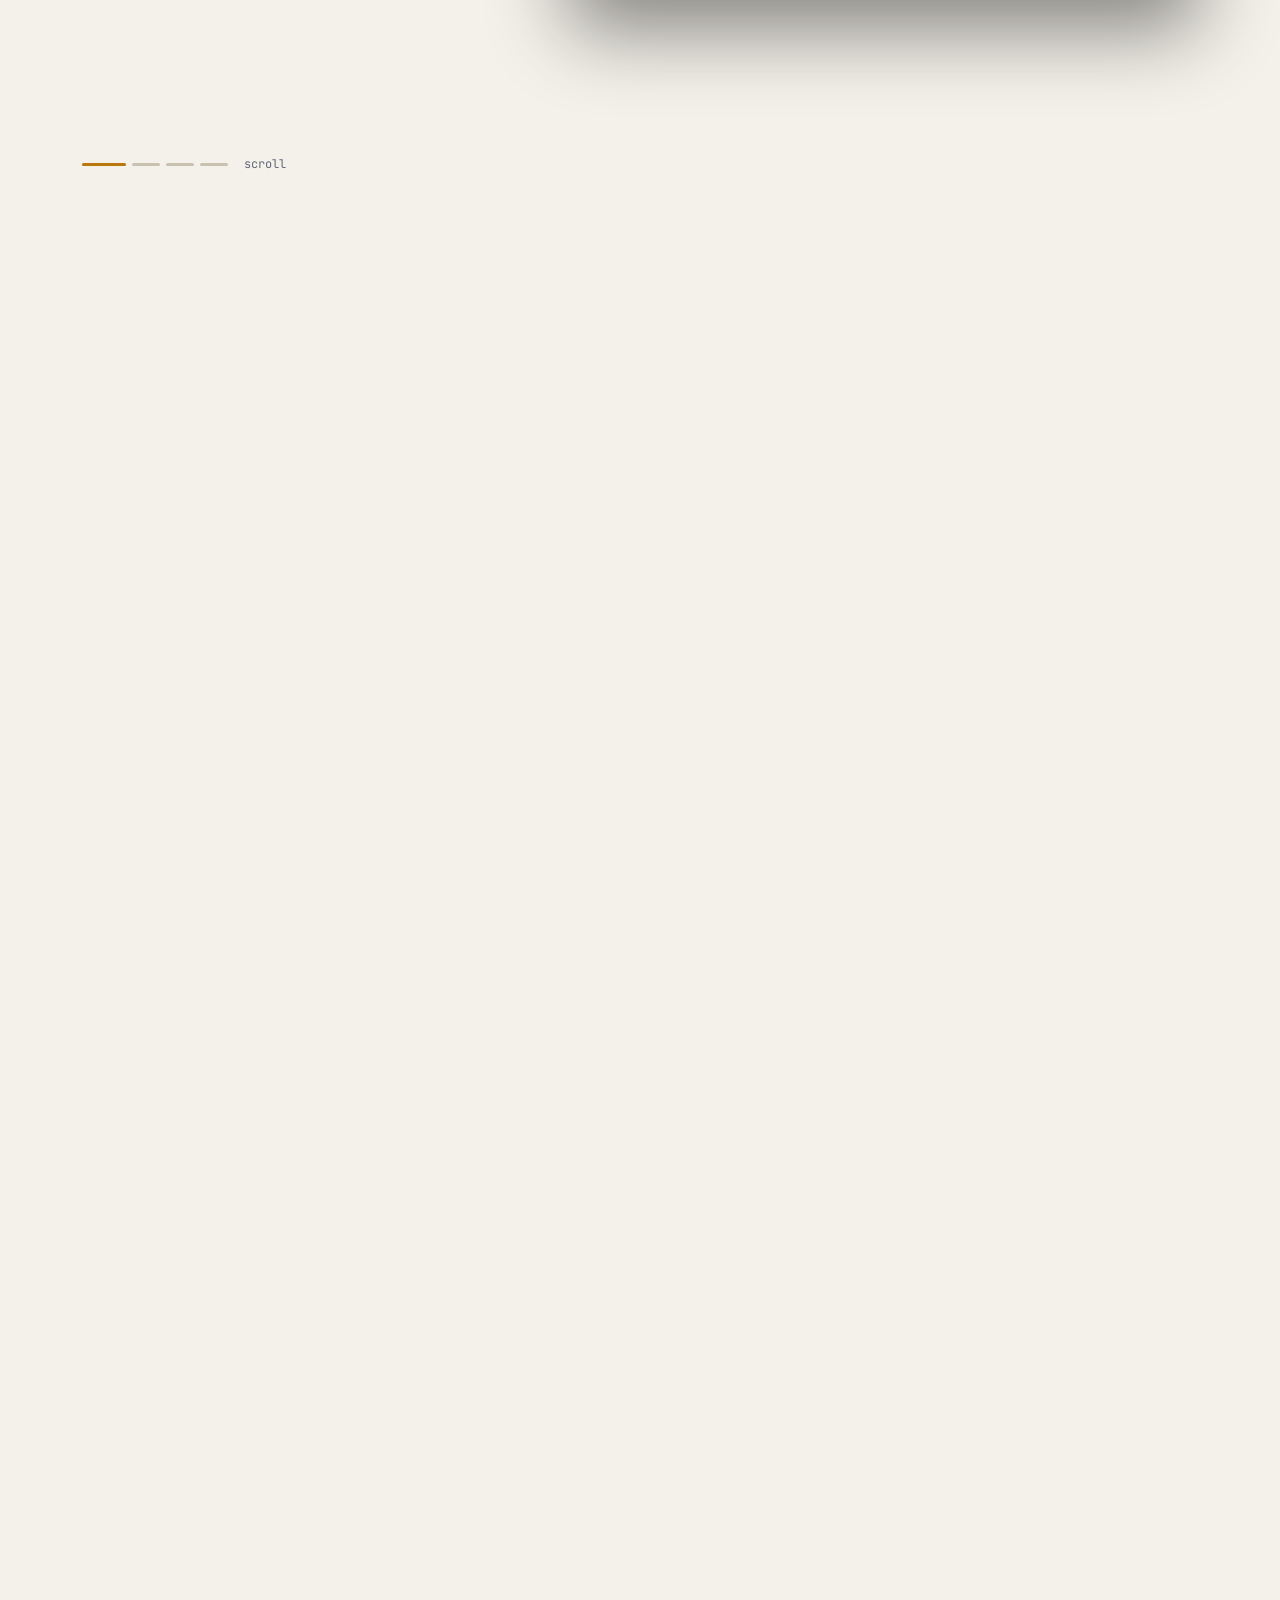
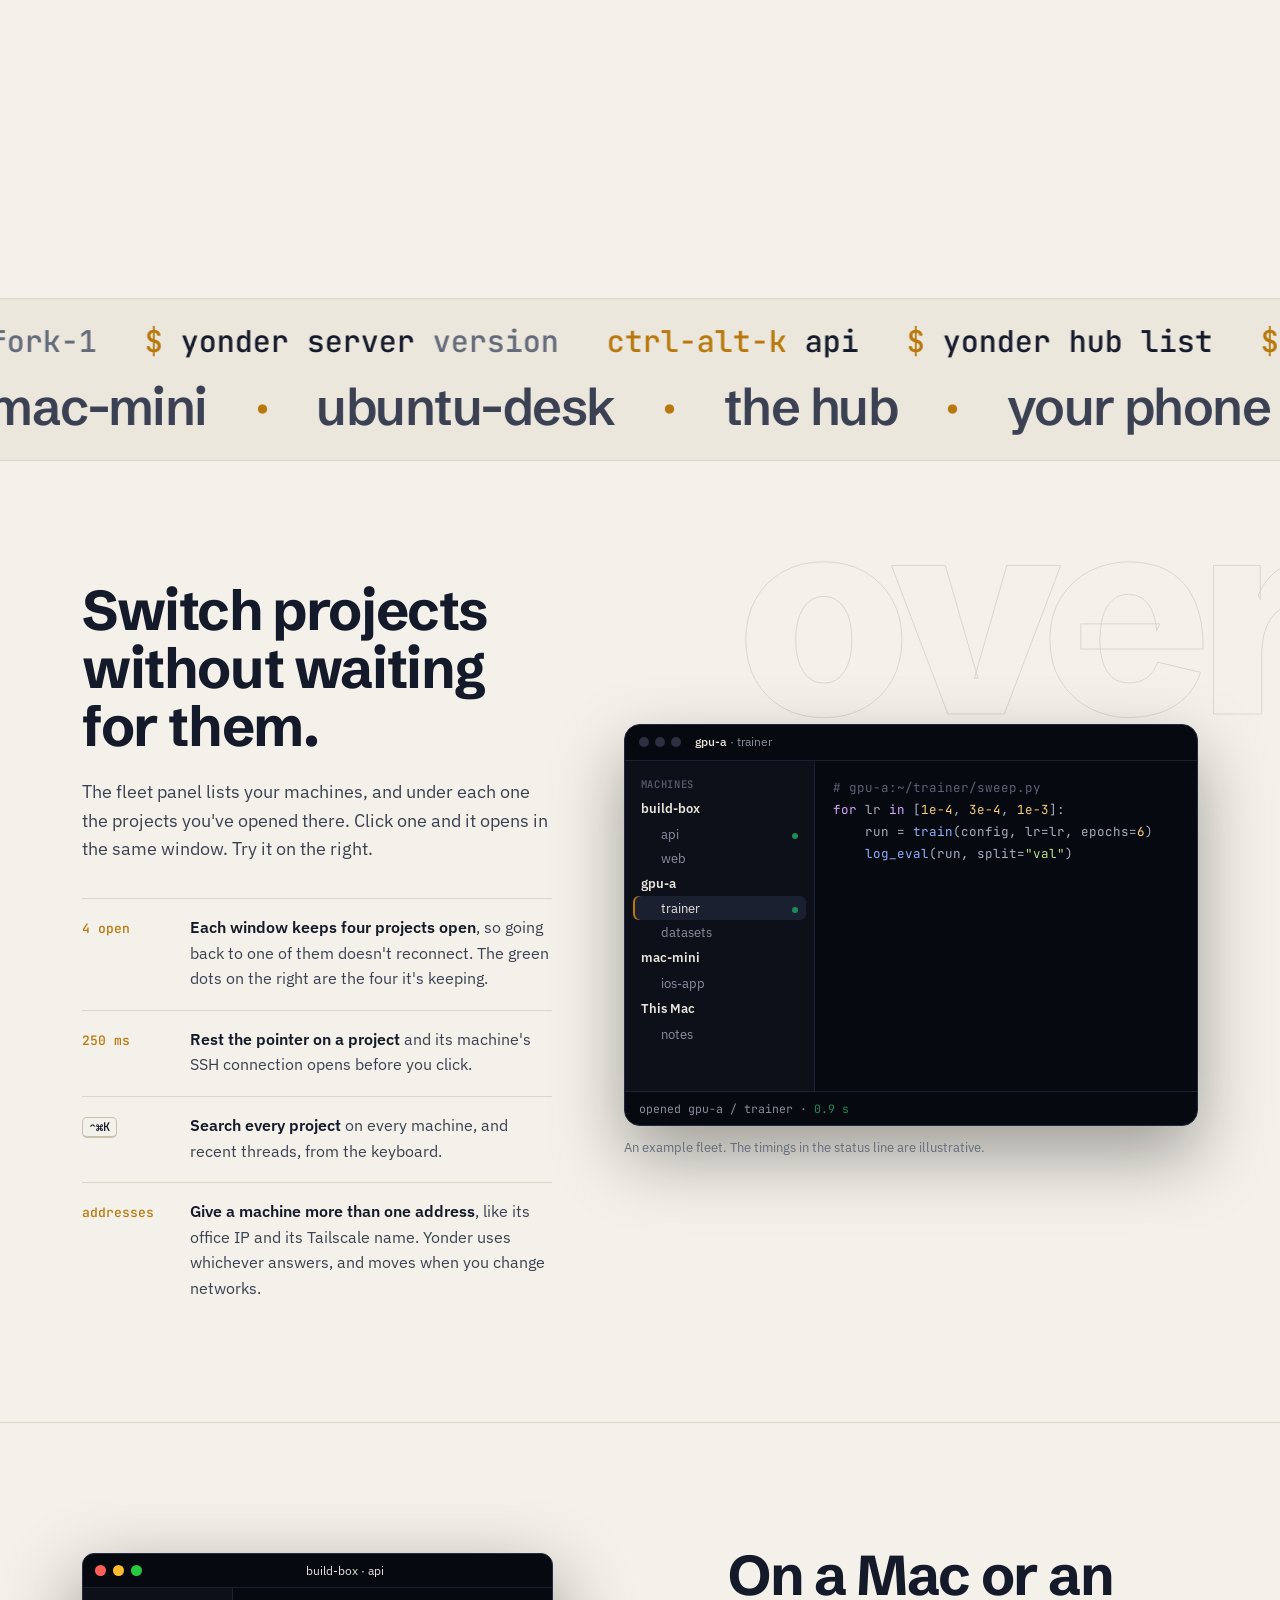
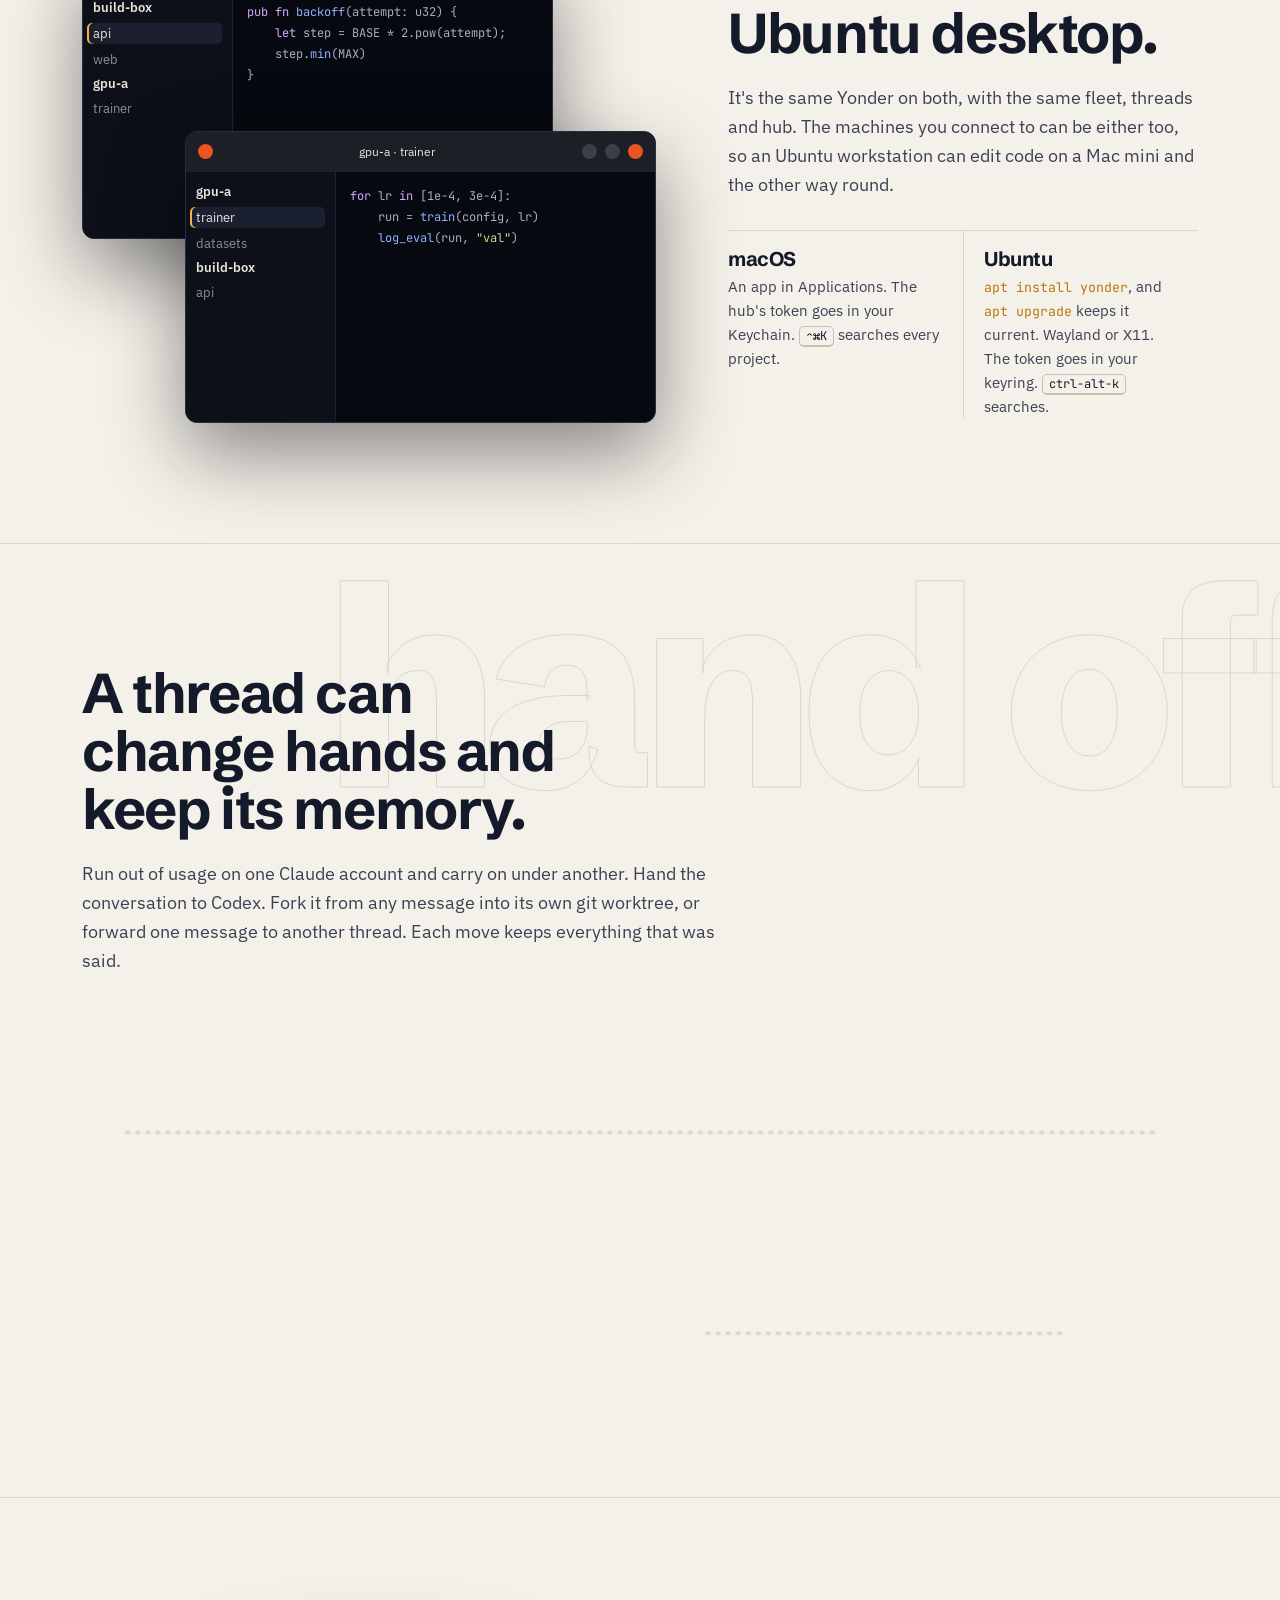
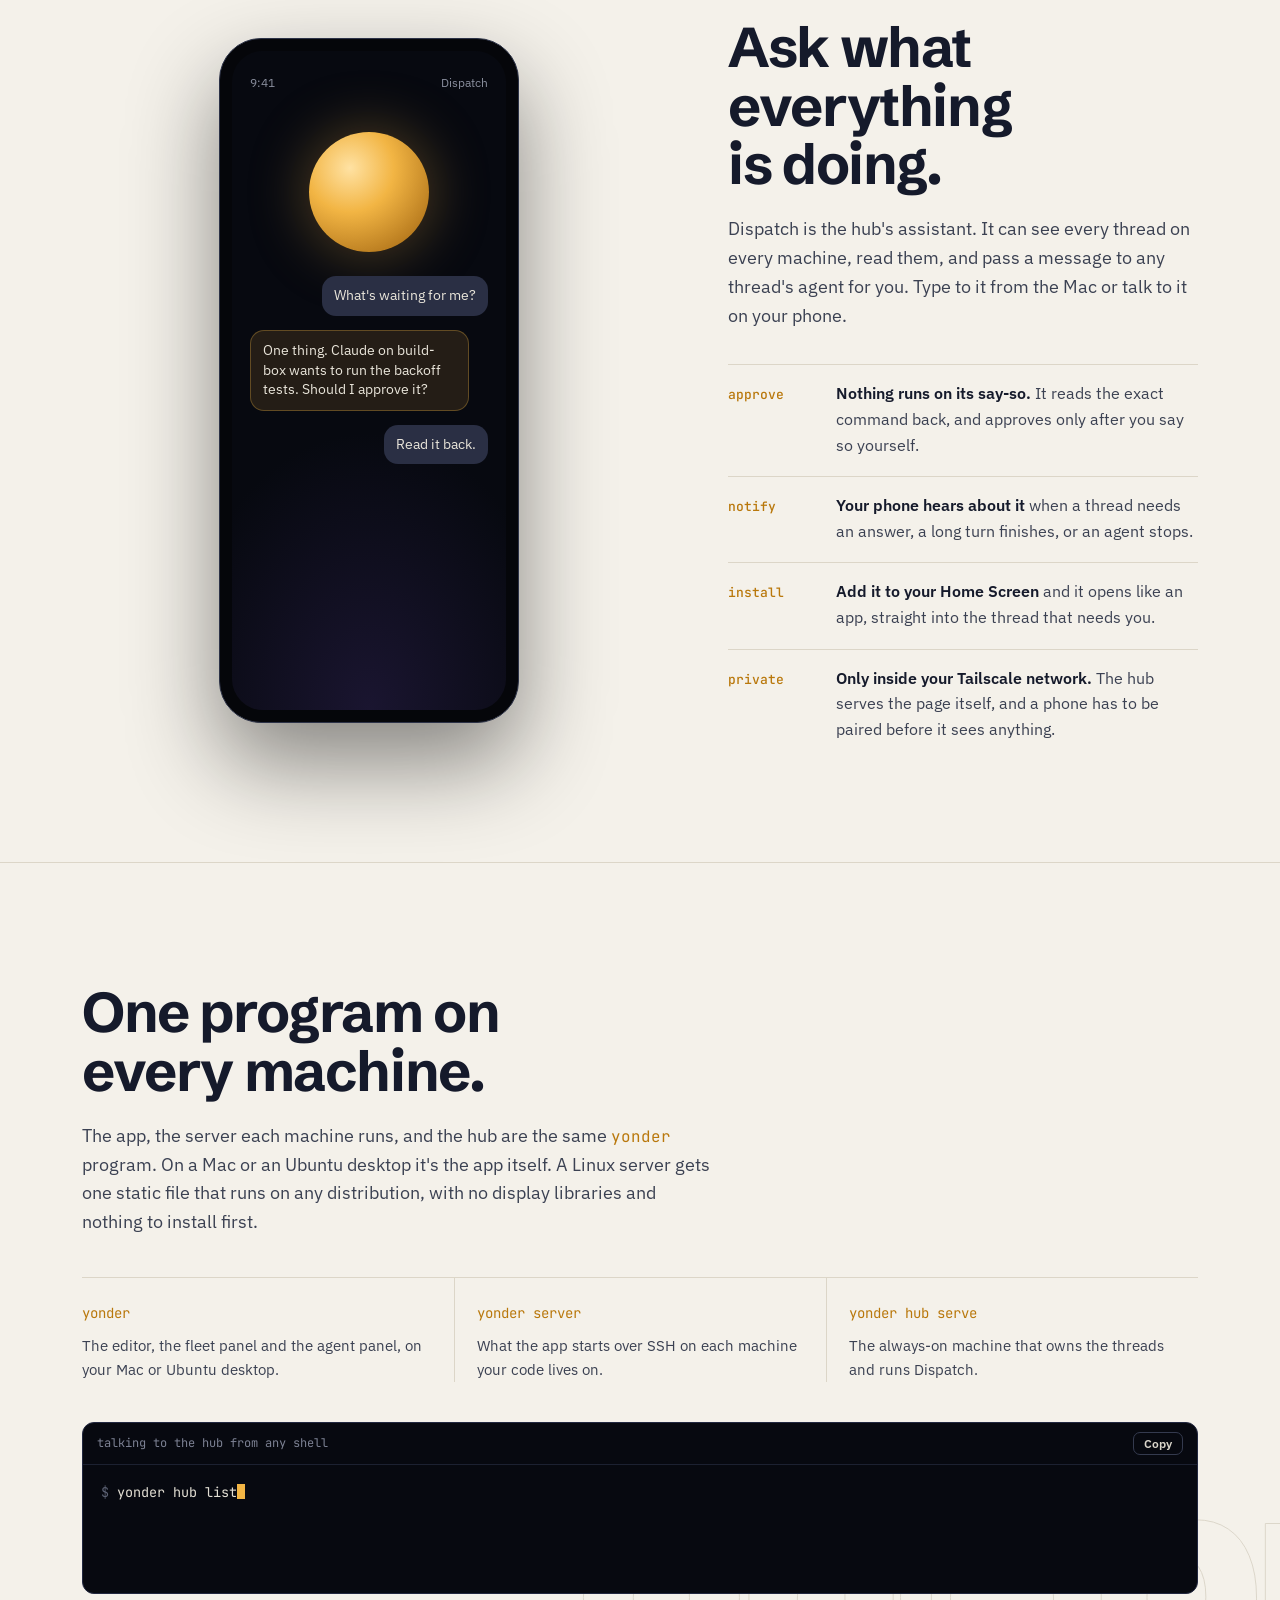
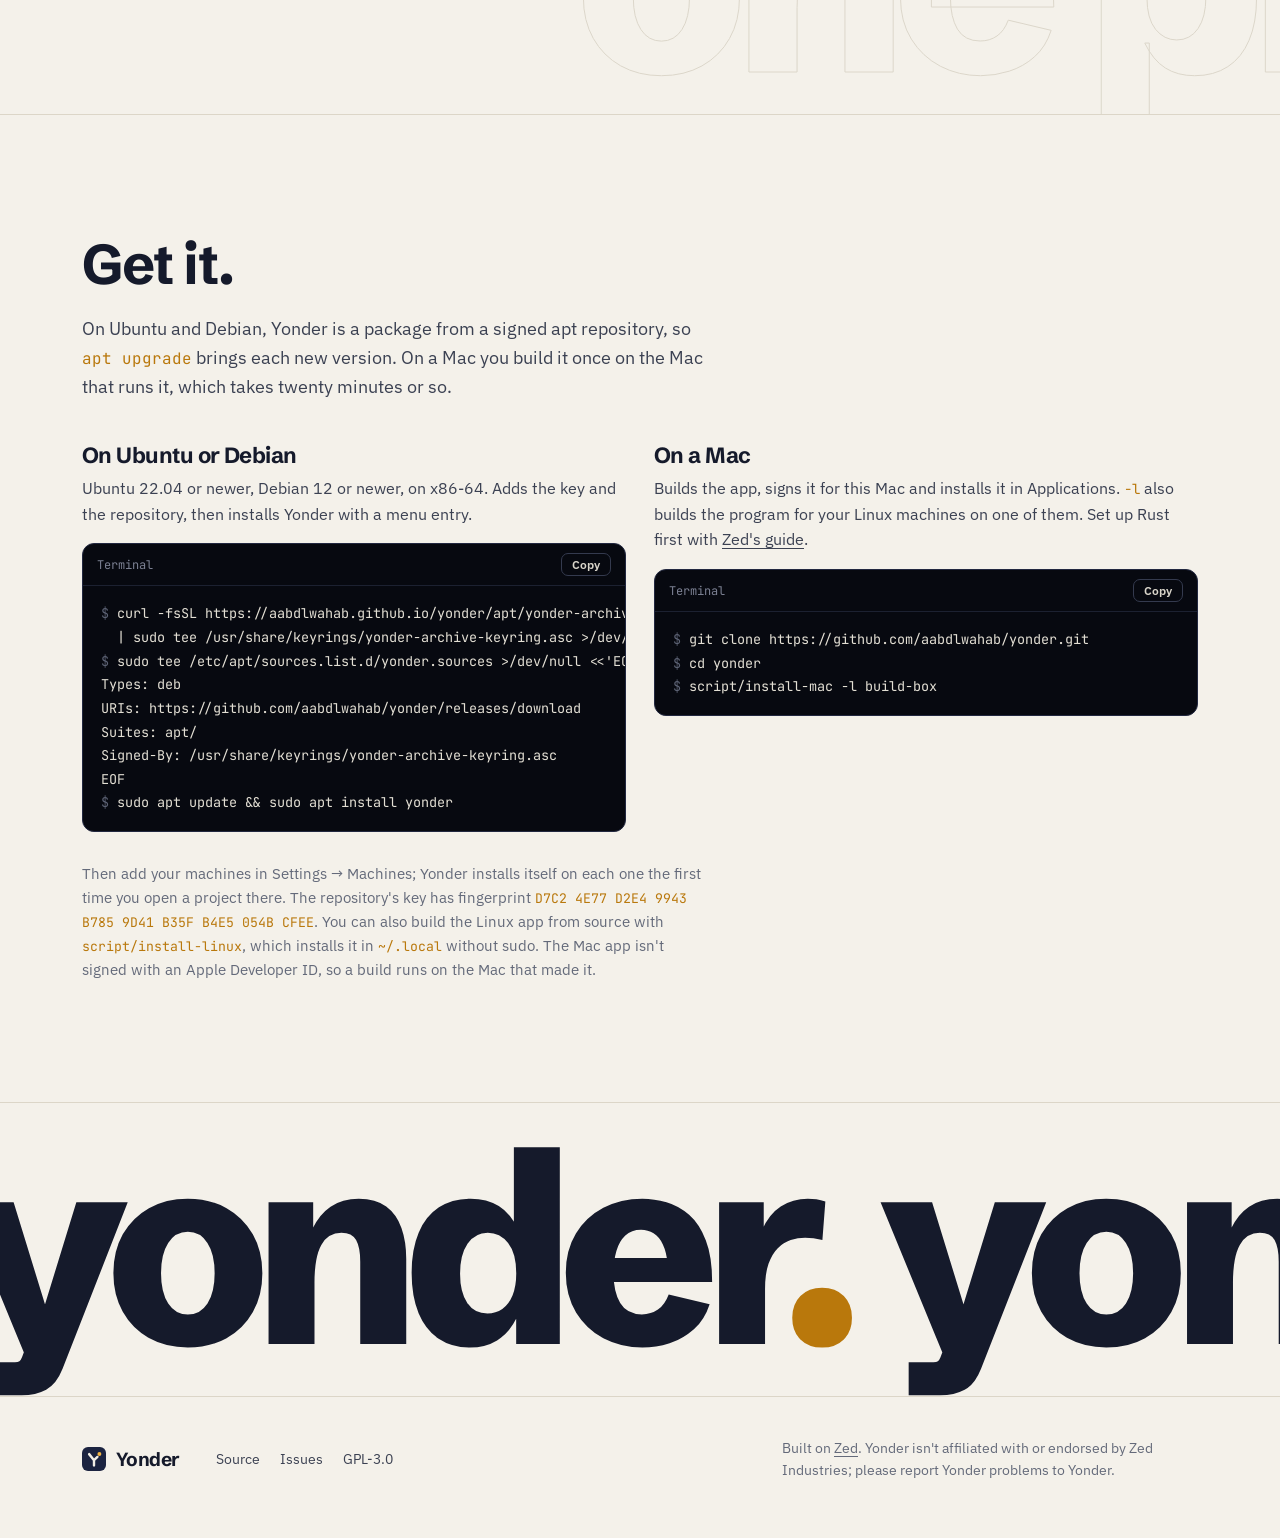
<file: site/index.html>
<!doctype html>
<html lang="en" data-theme="dark">
  <head>
    <meta charset="utf-8" />
    <meta name="viewport" content="width=device-width, initial-scale=1, viewport-fit=cover" />
    <title>Yonder</title>
    <meta
      name="description"
      content="Yonder is a native editor for macOS and Ubuntu, built on Zed. Projects, terminals and coding agents run on your machines over SSH, keep running with the laptop shut, and ask your phone before they run anything."
    />
    <meta property="og:title" content="Yonder" />
    <meta property="og:description" content="Edit the code where it runs. A native editor for code on other machines, built on Zed." />
    <meta property="og:image" content="https://aabdlwahab.github.io/yonder/assets/icon-512.png" />
    <script>
      // The saved theme, before first paint. "js" turns on the scroll story;
      // without it every part of the page reads in order.
      (function () {
        var root = document.documentElement;
        root.classList.add("js");
        var theme = null;
        try { theme = localStorage.getItem("yonder-theme"); } catch (error) {}
        if (theme !== "light" && theme !== "dark") {
          theme = window.matchMedia && matchMedia("(prefers-color-scheme: light)").matches ? "light" : "dark";
        }
        root.setAttribute("data-theme", theme);
      })();
    </script>
    <link rel="preconnect" href="https://fonts.googleapis.com" />
    <link rel="preconnect" href="https://fonts.gstatic.com" crossorigin />
    <link rel="stylesheet" href="https://fonts.googleapis.com/css2?family=IBM+Plex+Sans:wght@400;500;600&family=JetBrains+Mono:wght@400;500&family=Schibsted+Grotesk:wght@600;700;800&display=swap" />
    <link rel="stylesheet" href="assets/site.css" />
    <link rel="icon" type="image/svg+xml" href="assets/mark.svg" />
    <link rel="apple-touch-icon" href="assets/icon-180.png" />
  </head>
  <body>
    <header class="hdr">
      <div class="wrap hdr-in">
        <a class="lockup" href="#top" aria-label="Yonder, back to the top">
          <svg width="28" height="28" viewBox="0 0 32 32" aria-hidden="true">
            <rect width="32" height="32" rx="8" fill="#1b2340" />
            <path d="M9.5 9.5 L16 17.6 M20.6 13.2 L16 17.6 V24.5" fill="none" stroke="#f2efe6" stroke-width="3.2" stroke-linecap="round" stroke-linejoin="round" />
            <circle cx="23.2" cy="9.4" r="2.6" fill="#f2b544" />
          </svg>
          <span class="wordmark">Yonder</span>
        </a>
        <nav class="nav" aria-label="Sections">
          <a href="#switching">Switching</a>
          <a href="#desktops">Mac &amp; Ubuntu</a>
          <a href="#threads">Threads</a>
          <a href="#dispatch">Dispatch</a>
          <a href="#program">The program</a>
          <a href="#get">Get it</a>
        </nav>
        <div class="hdr-right">
          <button class="icon-btn" id="theme" type="button" aria-label="Switch between light and dark">
            <svg class="i-sun" width="16" height="16" viewBox="0 0 24 24" fill="none" stroke="currentColor" stroke-width="2" stroke-linecap="round"><circle cx="12" cy="12" r="4"/><path d="M12 2v2M12 20v2M2 12h2M20 12h2M4.9 4.9l1.4 1.4M17.7 17.7l1.4 1.4M19.1 4.9l-1.4 1.4M6.3 17.7l-1.4 1.4"/></svg>
            <svg class="i-moon" width="16" height="16" viewBox="0 0 24 24" fill="none" stroke="currentColor" stroke-width="2" stroke-linecap="round" stroke-linejoin="round"><path d="M21 12.8A9 9 0 1 1 11.2 3a7 7 0 0 0 9.8 9.8Z"/></svg>
          </button>
          <a class="btn btn-line btn-small" href="https://github.com/aabdlwahab/yonder">GitHub</a>
          <a class="btn btn-amber btn-small" href="#get">Get it</a>
        </div>
      </div>
      <div class="progress" aria-hidden="true"></div>
    </header>

    <main id="top">
      <!-- The hero: your machines as a constellation, drawn with WebGL by
           assets/sky.js. Without WebGL the CSS background stays. -->
      <section class="hero" id="hero">
        <canvas id="sky" aria-hidden="true"></canvas>
        <div class="sky-labels" id="sky-labels" aria-hidden="true"></div>
        <div class="wrap hero-in">
          <p class="hero-kicker"><b>here</b> → over there · macOS and Ubuntu</p>
          <h1>Edit the code where it runs<span class="y">.</span></h1>
          <p class="hero-sub">
            Yonder is a desktop editor built on Zed. Your projects, terminals, builds and coding
            agents stay on your machines, over SSH, and keep working after you close the laptop.
          </p>
          <div class="ctas">
            <a class="btn btn-amber" href="#get">Get it</a>
            <a class="btn btn-line" href="https://github.com/aabdlwahab/yonder">Read the source</a>
          </div>
          <div class="hero-foot">
            <span class="cue"><i></i>scroll</span>
            <span class="plat">GPL-3.0 · no account · no telemetry</span>
          </div>
        </div>
      </section>

      <!-- The story. The stage stays put while the page scrolls past it, and
           each quarter of the scroll is one beat: connect, agents, lid shut,
           phone. The scene is decorative; the words beside it carry the story. -->
      <section class="story" id="story">
        <div class="wrap pin">
          <div class="story-copy">
            <article class="beat on" data-beat="1">
              <p class="step-label"><b>here</b> → over there</p>
              <h2>Open a project on any machine.</h2>
              <p class="lead">
                The window draws here. The files, language servers, terminals and builds stay over
                there and run on the machine itself, with no containers and nothing to sync.
              </p>
              <p class="small">Your machines can be Linux or macOS. Yonder itself runs on a Mac or an Ubuntu desktop.</p>
            </article>
            <article class="beat" data-beat="2">
              <p class="step-label">agents · <b>on each machine</b></p>
              <h2>Put an agent next to the code.</h2>
              <p class="lead">
                Claude Code and Codex run on the machine that holds the project, so they read the
                real files and run the real tests. A machine can have several Claude accounts
                signed in, and any thread can use any of them.
              </p>
            </article>
            <article class="beat" data-beat="3">
              <p class="step-label">lid shut · <b>the hub carries on</b></p>
              <h2>The threads keep going after you close the laptop.</h2>
              <p class="lead">
                One always-on machine is the hub. It starts the agents, keeps every thread's
                history, and holds each agent's questions until someone answers. Open the laptop
                again and the threads are further along.
              </p>
            </article>
            <article class="beat" data-beat="4">
              <p class="step-label">phone · <b>you decide</b></p>
              <h2>Answer from your phone.</h2>
              <p class="lead">
                When an agent wants to run something, your phone says so. Tap it, read the exact
                command and approve it there. Or ask Dispatch, out loud, what everything is
                doing.
              </p>
            </article>
            <div class="rail" aria-hidden="true"><i class="on"></i><i></i><i></i><i></i><span>scroll</span></div>
          </div>

          <div class="stage-visual" aria-hidden="true">
            <div class="scene" data-beat="1">
              <svg class="wires" viewBox="0 0 100 70" preserveAspectRatio="none">
                <path id="lap1" class="wire w-lap" d="M35 31.8 C47 31.8 48 12.95 59.5 12.95" />
                <path id="lap2" class="wire w-lap" d="M35 31.8 C47 31.8 48 35 59.5 35" />
                <path id="lap3" class="wire w-lap" d="M35 31.8 C47 31.8 48 57.05 59.5 57.05" />
                <path id="hub1" class="wire w-hub" d="M57.3 10 C58.4 10 58.4 12.95 59.5 12.95" />
                <path id="hub2" class="wire w-hub" d="M48.3 15.6 C48.3 30 52 35 59.5 35" />
                <path id="hub3" class="wire w-hub" d="M48.3 15.6 C48.3 50 52 57.05 59.5 57.05" />
                <path id="ph" class="wire w-phone" d="M27.3 24 C34 24 33 10 39.4 10" />
                <circle class="packet p-lap" r="0.7"><animateMotion dur="1.6s" repeatCount="indefinite"><mpath href="#lap1" /></animateMotion></circle>
                <circle class="packet p-lap" r="0.7"><animateMotion dur="1.9s" begin="0.4s" repeatCount="indefinite"><mpath href="#lap2" /></animateMotion></circle>
                <circle class="packet p-lap" r="0.7"><animateMotion dur="1.7s" begin="0.8s" repeatCount="indefinite"><mpath href="#lap3" /></animateMotion></circle>
                <circle class="packet hubp" r="0.7"><animateMotion dur="1.4s" repeatCount="indefinite"><mpath href="#hub1" /></animateMotion></circle>
                <circle class="packet hubp" r="0.7"><animateMotion dur="1.8s" begin="0.3s" repeatCount="indefinite"><mpath href="#hub2" /></animateMotion></circle>
                <circle class="packet hubp" r="0.7"><animateMotion dur="2.1s" begin="0.6s" repeatCount="indefinite"><mpath href="#hub3" /></animateMotion></circle>
              </svg>

              <div class="node laptop">
                <span class="tag"><b>your laptop</b></span>
                <div class="lid">
                  <div class="lid-screen">
                    <div class="mini-fleet"><i class="m"></i><i class="p sel"></i><i class="p"></i><i class="m"></i><i class="p"></i><i class="m"></i><i class="p"></i></div>
                    <div class="mini-code"><i></i><i></i><i></i><i></i><i></i><i></i><i></i><i></i></div>
                  </div>
                </div>
                <div class="base"></div>
              </div>

              <div class="node hub">
                <b><span class="led"></span>hub</b>
                <span>always on · 3 threads</span>
              </div>

              <div class="node mach m1">
                <div class="mach-h"><span class="led on1"></span>build-box<span class="os">linux</span></div>
                <div class="log idle"><span>~/api · ~/web</span><span>connected</span></div>
                <div class="log work running"><span class="cmd">claude · retry backoff</span><span>edited src/jobs/retry.rs</span><span>added backoff_stops_growing</span></div>
                <div class="log waiting"><span class="cmd">claude · retry backoff</span><span class="wait">wants to run</span><span class="wait">cargo test -p jobs backoff</span></div>
                <div class="log passed"><span class="cmd">claude · retry backoff</span><span class="ok">approved from phone</span><span class="ok">test result: ok. 14 passed</span></div>
              </div>
              <div class="node mach m2">
                <div class="mach-h"><span class="led on1"></span>gpu-a<span class="os">linux</span></div>
                <div class="log idle"><span>~/trainer · ~/datasets</span><span>connected</span></div>
                <div class="log work"><span class="cmd">codex · eval sweep</span><span>run 4/6 · lr 3e-4</span><span class="ok">val loss 1.92 → 1.88</span></div>
              </div>
              <div class="node mach m3">
                <div class="mach-h"><span class="led on1"></span>mac-mini<span class="os">macos</span></div>
                <div class="log idle"><span>~/ios-app</span><span>connected</span></div>
                <div class="log work"><span class="cmd">claude · onboarding copy</span><span>reading Views/Welcome.swift</span><span>xcodebuild … ok</span></div>
              </div>

              <div class="node phone">
                <div class="phone-body">
                  <div class="phone-time">9:41</div>
                  <div class="toast">
                    <b>Retry backoff needs you</b>
                    Claude wants to run <code>cargo test -p jobs backoff</code>
                    <div class="approve"><span class="yes">Approve</span><span>Reject</span></div>
                  </div>
                </div>
              </div>
            </div>
          </div>
        </div>
      </section>

      <!-- Two rows that move with the scroll, in opposite directions. -->
      <div class="ticker" aria-hidden="true">
        <div class="ticker-row" data-speed="-0.45">
          <span><i>$</i> <b>yonder hub list</b></span><span><i>$</i> ssh <b>gpu-a</b></span><span><i>$</i> <b>cargo test</b> -p jobs backoff</span><span><i>$</i> <b>yonder hub follow</b> 9c41e7b2</span><span><i>⌃⌘K</i> <b>trainer</b></span><span><i>$</i> git worktree add ../fork-1</span><span><i>$</i> <b>yonder server</b> version</span><span><i>ctrl-alt-k</i> <b>api</b></span>
          <span><i>$</i> <b>yonder hub list</b></span><span><i>$</i> ssh <b>gpu-a</b></span><span><i>$</i> <b>cargo test</b> -p jobs backoff</span><span><i>$</i> <b>yonder hub follow</b> 9c41e7b2</span><span><i>⌃⌘K</i> <b>trainer</b></span><span><i>$</i> git worktree add ../fork-1</span><span><i>$</i> <b>yonder server</b> version</span><span><i>ctrl-alt-k</i> <b>api</b></span>
        </div>
        <div class="ticker-row slow" data-speed="0.3">
          <span>build-box</span><span>gpu-a</span><span>mac-mini</span><span>ubuntu-desk</span><span>the hub</span><span>your phone</span>
          <span>build-box</span><span>gpu-a</span><span>mac-mini</span><span>ubuntu-desk</span><span>the hub</span><span>your phone</span>
        </div>
      </div>

      <!-- ========================= SWITCHING ========================= -->
      <section class="sec" id="switching">
        <span class="ghost" data-drift="-0.35" style="top: 40px; left: 30%;" aria-hidden="true">over there</span>
        <div class="wrap split">
          <div>
            <h2 class="rv">Switch projects without waiting for them.</h2>
            <p class="lead rv d1">
              The fleet panel lists your machines, and under each one the projects you've opened
              there. Click one and it opens in the same window. Try it on the right.
            </p>
            <div class="facts">
              <div class="fact rv d1"><span class="k">4 open</span><p><b>Each window keeps four projects open</b>, so going back to one of them doesn't reconnect. The green dots on the right are the four it's keeping.</p></div>
              <div class="fact rv d2"><span class="k">250 ms</span><p><b>Rest the pointer on a project</b> and its machine's SSH connection opens before you click.</p></div>
              <div class="fact rv d2"><span class="k"><kbd>⌃⌘K</kbd></span><p><b>Search every project</b> on every machine, and recent threads, from the keyboard.</p></div>
              <div class="fact rv d3"><span class="k">addresses</span><p><b>Give a machine more than one address</b>, like its office IP and its Tailscale name. Yonder uses whichever answers, and moves when you change networks.</p></div>
            </div>
          </div>
          <div class="rv d1">
            <div class="demo" id="demo">
              <div class="demo-bar"><span class="dots"><i></i><i></i><i></i></span><span id="demo-crumb"><b>build-box</b> · api</span></div>
              <div class="demo-body">
                <div class="demo-fleet" role="list" aria-label="Example machines and projects">
                  <h4>MACHINES</h4>
                  <div class="demo-m">build-box</div>
                  <button class="demo-p sel kept" type="button" data-p="0">api<span class="open"></span></button>
                  <button class="demo-p" type="button" data-p="1">web<span class="open"></span></button>
                  <div class="demo-m">gpu-a</div>
                  <button class="demo-p" type="button" data-p="2">trainer<span class="open"></span></button>
                  <button class="demo-p" type="button" data-p="3">datasets<span class="open"></span></button>
                  <div class="demo-m">mac-mini</div>
                  <button class="demo-p" type="button" data-p="4">ios-app<span class="open"></span></button>
                  <div class="demo-m">This Mac</div>
                  <button class="demo-p" type="button" data-p="5">notes<span class="open"></span></button>
                </div>
                <div class="demo-main">
<div class="demo-pane on" data-pane="0"><span class="cm">// build-box:~/api/src/jobs/retry.rs</span>
<span class="kw">pub fn</span> <span class="fn">backoff</span>(attempt: <span class="nu">u32</span>) -&gt; Duration {
    <span class="kw">let</span> step = BASE * <span class="nu">2</span>.<span class="fn">pow</span>(attempt.<span class="fn">min</span>(<span class="nu">8</span>));
    step.<span class="fn">min</span>(Duration::<span class="fn">from_secs</span>(<span class="nu">60</span>))
}</div>
<div class="demo-pane" data-pane="1"><span class="cm">// build-box:~/web/app/routes.ts</span>
<span class="kw">export const</span> routes = [
  { path: <span class="st">"/jobs"</span>, load: <span class="fn">listJobs</span> },
  { path: <span class="st">"/jobs/:id"</span>, load: <span class="fn">jobDetail</span> },
];</div>
<div class="demo-pane" data-pane="2"><span class="cm"># gpu-a:~/trainer/sweep.py</span>
<span class="kw">for</span> lr <span class="kw">in</span> [<span class="nu">1e-4</span>, <span class="nu">3e-4</span>, <span class="nu">1e-3</span>]:
    run = <span class="fn">train</span>(config, lr=lr, epochs=<span class="nu">6</span>)
    <span class="fn">log_eval</span>(run, split=<span class="st">"val"</span>)</div>
<div class="demo-pane" data-pane="3"><span class="cm"># gpu-a:~/datasets/manifest.yaml</span>
shards: <span class="nu">412</span>
format: <span class="st">parquet</span>
dedupe: <span class="kw">true</span></div>
<div class="demo-pane" data-pane="4"><span class="cm">// mac-mini:~/ios-app/Views/Welcome.swift</span>
<span class="kw">struct</span> <span class="fn">Welcome</span>: View {
    <span class="kw">var</span> body: <span class="kw">some</span> View {
        Text(<span class="st">"Pick up where you left off"</span>)
    }
}</div>
<div class="demo-pane" data-pane="5"><span class="cm">&lt;!-- This Mac:~/notes/today.md --&gt;</span>
- review the backoff change
- check the eval sweep
- answer the onboarding question</div>
                </div>
              </div>
              <div class="demo-status"><span id="demo-status">opened build-box / api</span></div>
            </div>
            <p class="demo-note">An example fleet. The timings in the status line are illustrative.</p>
          </div>
        </div>
      </section>

      <!-- ========================= MAC AND UBUNTU ========================= -->
      <section class="sec" id="desktops">
        <div class="wrap split flip">
          <div class="desks rv" id="desks" aria-hidden="true">
            <div class="desk mac">
              <div class="desk-bar"><span class="lights"><i></i><i></i><i></i></span><span class="desk-title">build-box · api</span></div>
              <div class="desk-body">
                <div class="desk-side"><b>build-box</b><span class="sel">api</span><span>web</span><b>gpu-a</b><span>trainer</span></div>
<div class="desk-code"><span class="kw">pub fn</span> <span class="fn">backoff</span>(attempt: u32) {
    <span class="kw">let</span> step = BASE * 2.pow(attempt);
    step.<span class="fn">min</span>(MAX)
}</div>
              </div>
            </div>
            <div class="desk ubu">
              <div class="desk-bar"><span class="gnome"><i></i></span><span class="desk-title">gpu-a · trainer</span><span class="gnome"><i></i><i></i><i></i></span></div>
              <div class="desk-body">
                <div class="desk-side"><b>gpu-a</b><span class="sel">trainer</span><span>datasets</span><b>build-box</b><span>api</span></div>
<div class="desk-code"><span class="kw">for</span> lr <span class="kw">in</span> [1e-4, 3e-4]:
    run = <span class="fn">train</span>(config, lr)
    <span class="fn">log_eval</span>(run, <span class="st">"val"</span>)</div>
              </div>
            </div>
          </div>
          <div>
            <h2 class="rv">On a Mac or an Ubuntu desktop.</h2>
            <p class="lead rv d1">
              It's the same Yonder on both, with the same fleet, threads and hub. The machines you
              connect to can be either too, so an Ubuntu workstation can edit code on a Mac mini
              and the other way round.
            </p>
            <div class="plats">
              <div class="plat rv d1"><h3>macOS</h3><p>An app in Applications. The hub's token goes in your Keychain. <kbd>⌃⌘K</kbd> searches every project.</p></div>
              <div class="plat rv d2"><h3>Ubuntu</h3><p><code>apt install yonder</code>, and <code>apt upgrade</code> keeps it current. Wayland or X11. The token goes in your keyring. <kbd>ctrl-alt-k</kbd> searches.</p></div>
            </div>
          </div>
        </div>
      </section>

      <!-- ========================= THREADS ========================= -->
      <section class="sec" id="threads">
        <span class="ghost" data-drift="0.3" style="top: 30px; right: -10%;" aria-hidden="true">hand off</span>
        <div class="wrap">
          <h2 class="rv">A thread can change hands and keep its memory.</h2>
          <p class="lead rv d1">
            Run out of usage on one Claude account and carry on under another. Hand the
            conversation to Codex. Fork it from any message into its own git worktree, or forward
            one message to another thread. Each move keeps everything that was said.
          </p>
          <div class="map-wrap rv d1">
            <svg class="map" id="map" viewBox="0 0 1000 310" role="img" aria-label="One thread moving from a Claude work account to a personal account, forking into its own worktree, handing off to Codex, and forwarding a message to another thread.">
              <path class="ghost" d="M40 90 H960" />
              <path class="lane a draw" data-at="0" d="M40 90 H300" />
              <path class="lane b draw" data-at="0.22" d="M300 90 H620" />
              <path class="lane d draw" data-at="0.42" d="M460 90 C520 90 500 200 570 200 H960" />
              <path class="lane c draw" data-at="0.6" d="M620 90 H960" />
              <path class="lane c draw" data-at="0.8" d="M800 90 C840 90 820 270 880 270 H960" />
              <path class="ghost" d="M560 270 H880" />
              <path class="lane a pop" data-at="0.08" d="M170 90 C170 40 230 30 250 30 C270 30 290 40 290 90" style="stroke-width:2;stroke-dasharray:4 6" />

              <circle class="dot pop" data-at="0" cx="40" cy="90" r="7" style="stroke: var(--fg)" />
              <circle class="dot pop" data-at="0.22" cx="300" cy="90" r="7" style="stroke: var(--amber)" />
              <circle class="dot pop" data-at="0.42" cx="460" cy="90" r="7" style="stroke: var(--green)" />
              <circle class="dot pop" data-at="0.6" cx="620" cy="90" r="7" style="stroke: var(--blue)" />
              <circle class="dot pop" data-at="0.8" cx="800" cy="90" r="7" style="stroke: var(--blue)" />

              <text class="t pop" data-at="0" x="40" y="130">Claude · work account</text>
              <text class="m pop" data-at="0" x="40" y="150">“fix the retry backoff”</text>
              <text class="m pop" data-at="0.08" x="205" y="20">@codex joins as a guest</text>
              <text class="t pop" data-at="0.22" x="300" y="130">usage limit</text>
              <text class="pop" data-at="0.22" x="300" y="150">continue as the personal account</text>
              <text class="t pop" data-at="0.42" x="580" y="230">fork</text>
              <text class="pop" data-at="0.42" x="580" y="250">its own git worktree, side by side</text>
              <text class="t pop" data-at="0.6" x="620" y="60">hand off to Codex</text>
              <text class="t pop" data-at="0.8" x="805" y="300" style="text-anchor:start">forward one message</text>
              <text class="m pop" data-at="0.8" x="560" y="300">another thread on gpu-a</text>
            </svg>
          </div>
        </div>
      </section>

      <!-- ========================= DISPATCH ========================= -->
      <section class="sec" id="dispatch">
        <div class="wrap split flip">
          <div class="handset rv" id="handset" aria-label="An example conversation with Dispatch" role="img">
            <div class="handset-screen">
              <div class="handset-top"><span>9:41</span><span>Dispatch</span></div>
              <div class="orb"></div>
              <div class="say you">What's waiting for me?</div>
              <div class="say it">One thing. Claude on build-box wants to run the backoff tests. Should I approve it?</div>
              <div class="say you">Read it back.</div>
              <div class="say it"><code>cargo test -p jobs backoff</code>, in ~/api.</div>
              <div class="say you">Approve.</div>
              <div class="say it">Approved. Fourteen passed. The eval sweep on gpu-a is on run five of six.</div>
            </div>
          </div>
          <div>
            <h2 class="rv">Ask what everything is doing.</h2>
            <p class="lead rv d1">
              Dispatch is the hub's assistant. It can see every thread on every machine, read
              them, and pass a message to any thread's agent for you. Type to it from the Mac or
              talk to it on your phone.
            </p>
            <div class="facts">
              <div class="fact rv d1"><span class="k">approve</span><p><b>Nothing runs on its say-so.</b> It reads the exact command back, and approves only after you say so yourself.</p></div>
              <div class="fact rv d2"><span class="k">notify</span><p><b>Your phone hears about it</b> when a thread needs an answer, a long turn finishes, or an agent stops.</p></div>
              <div class="fact rv d2"><span class="k">install</span><p><b>Add it to your Home Screen</b> and it opens like an app, straight into the thread that needs you.</p></div>
              <div class="fact rv d3"><span class="k">private</span><p><b>Only inside your Tailscale network.</b> The hub serves the page itself, and a phone has to be paired before it sees anything.</p></div>
            </div>
          </div>
        </div>
      </section>

      <!-- ========================= THE PROGRAM ========================= -->
      <section class="sec" id="program">
        <span class="ghost" data-drift="-0.3" style="bottom: 30px; left: 20%;" aria-hidden="true">one program</span>
        <div class="wrap">
          <h2 class="rv">One program on every machine.</h2>
          <p class="lead rv d1">
            The app, the server each machine runs, and the hub are the same <code>yonder</code>
            program. On a Mac or an Ubuntu desktop it's the app itself. A Linux server gets one
            static file that runs on any distribution, with no display libraries and nothing to
            install first.
          </p>
          <div class="jobs">
            <div class="job rv d1"><code>yonder</code><p>The editor, the fleet panel and the agent panel, on your Mac or Ubuntu desktop.</p></div>
            <div class="job rv d2"><code>yonder server</code><p>What the app starts over SSH on each machine your code lives on.</p></div>
            <div class="job rv d3"><code>yonder hub serve</code><p>The always-on machine that owns the threads and runs Dispatch.</p></div>
          </div>
          <div class="term rv d1" id="term">
            <div class="term-h"><span>talking to the hub from any shell</span><button class="copy" type="button" data-copy="hub-commands">Copy</button></div>
<pre id="term-out" aria-hidden="true"></pre>
<pre id="hub-commands" hidden><span class="p">$ </span>yonder hub list
<span class="p">$ </span>yonder hub follow 3f2a91c0
<span class="p">$ </span>yonder hub approve 3f2a91c0
<span class="p">$ </span>yonder hub run --machine gpu-a --agent codex-acp --cwd ~/trainer "Summarise the last eval"</pre>
          </div>
        </div>
      </section>

      <!-- ========================= GET IT ========================= -->
      <section class="sec" id="get">
        <div class="wrap">
          <h2 class="rv">Get it.</h2>
          <p class="lead rv d1">
            On Ubuntu and Debian, Yonder is a package from a signed apt repository, so
            <code>apt upgrade</code> brings each new version. On a Mac you build it once on the
            Mac that runs it, which takes twenty minutes or so.
          </p>
          <div class="get">
            <div class="rv d1">
              <h3>On Ubuntu or Debian</h3>
              <p>Ubuntu 22.04 or newer, Debian 12 or newer, on x86-64. Adds the key and the repository, then installs Yonder with a menu entry.</p>
              <div class="term">
                <div class="term-h"><span>Terminal</span><button class="copy" type="button" data-copy="get-apt">Copy</button></div>
<pre id="get-apt"><span class="p">$ </span>curl -fsSL https://aabdlwahab.github.io/yonder/apt/yonder-archive-keyring.asc \
  | sudo tee /usr/share/keyrings/yonder-archive-keyring.asc >/dev/null
<span class="p">$ </span>sudo tee /etc/apt/sources.list.d/yonder.sources >/dev/null &lt;&lt;'EOF'
Types: deb
URIs: https://github.com/aabdlwahab/yonder/releases/download
Suites: apt/
Signed-By: /usr/share/keyrings/yonder-archive-keyring.asc
EOF
<span class="p">$ </span>sudo apt update && sudo apt install yonder</pre>
              </div>
            </div>
            <div class="rv d2">
              <h3>On a Mac</h3>
              <p>Builds the app, signs it for this Mac and installs it in Applications. <code>-l</code> also builds the program for your Linux machines on one of them. Set up Rust first with <a href="https://github.com/aabdlwahab/yonder/blob/main/docs/src/development/macos.md">Zed's guide</a>.</p>
              <div class="term">
                <div class="term-h"><span>Terminal</span><button class="copy" type="button" data-copy="get-mac">Copy</button></div>
<pre id="get-mac"><span class="p">$ </span>git clone https://github.com/aabdlwahab/yonder.git
<span class="p">$ </span>cd yonder
<span class="p">$ </span>script/install-mac -l build-box</pre>
              </div>
            </div>
          </div>
          <p class="after rv d1">
            Then add your machines in Settings → Machines; Yonder installs itself on each one the
            first time you open a project there. The repository's key has fingerprint
            <code>D7C2 4E77 D2E4 9943 B785 9D41 B35F B4E5 054B CFEE</code>. You can also
            build the Linux app from source with <code>script/install-linux</code>, which installs
            it in <code>~/.local</code> without sudo. The Mac app isn't signed with an Apple
            Developer ID, so a build runs on the Mac that made it.
          </p>
        </div>
      </section>

      <div class="foot-word" aria-hidden="true"><span data-drift="-0.25">yonder<i>.</i> yonder<i>.</i></span></div>
    </main>

    <footer class="foot">
      <div class="wrap foot-in">
        <a class="lockup" href="#top">
          <svg width="24" height="24" viewBox="0 0 32 32" aria-hidden="true">
            <rect width="32" height="32" rx="8" fill="#1b2340" />
            <path d="M9.5 9.5 L16 17.6 M20.6 13.2 L16 17.6 V24.5" fill="none" stroke="#f2efe6" stroke-width="3.2" stroke-linecap="round" stroke-linejoin="round" />
            <circle cx="23.2" cy="9.4" r="2.6" fill="#f2b544" />
          </svg>
          <span class="wordmark">Yonder</span>
        </a>
        <nav aria-label="Links">
          <a href="https://github.com/aabdlwahab/yonder">Source</a>
          <a href="https://github.com/aabdlwahab/yonder/issues">Issues</a>
          <a href="https://github.com/aabdlwahab/yonder/blob/main/LICENSE-GPL">GPL-3.0</a>
        </nav>
        <p class="foot-note">Built on <a href="https://github.com/zed-industries/zed">Zed</a>. Yonder isn't affiliated with or endorsed by Zed Industries; please report Yonder problems to Yonder.</p>
      </div>
    </footer>

    <script src="assets/sky.js"></script>
    <script src="assets/site.js"></script>
  </body>
</html>
</file>
<file: assets/site.css>
/* Yonder's site. Plain CSS, no build step.

   Colours come from the app icon: a cream Y on deep navy, with an amber dot
   standing a little apart from it. The page is dark first, like the app; the
   scenes that show the app stay dark in the light theme too. */

:root {
  --display: "Schibsted Grotesk", "IBM Plex Sans", system-ui, sans-serif;
  --sans: "IBM Plex Sans", system-ui, -apple-system, "Segoe UI", sans-serif;
  --mono: "JetBrains Mono", ui-monospace, "SF Mono", Menlo, monospace;
  --ease: cubic-bezier(0.22, 0.9, 0.24, 1);
  --hdr: 58px;

  color-scheme: dark;
  --bg: #0a0d16;
  --bg2: #0e1220;
  --raise: #131829;
  --line: #20263a;
  --line2: #2e3650;
  --fg: #efeadf;
  --fg2: #c3c0b8;
  --muted: #8b90a0;
  --amber: #f2b544;
  --amber-ink: #1d1503;
  --green: #5fd39b;
  --blue: #8fb0ff;
  --red: #ff8a7a;

  /* scenes: always the app's dark */
  --s-bg: #070910;
  --s-panel: #0d1019;
  --s-line: #1d2233;
  --s-fg: #e9e5da;
  --s-muted: #8a8f9e;
  --s-dim: #555b6b;
}

[data-theme="light"] {
  color-scheme: light;
  --bg: #f4f1ea;
  --bg2: #ebe7dd;
  --raise: #fbfaf6;
  --line: #dcd6c8;
  --line2: #c8c1b0;
  --fg: #151a2b;
  --fg2: #3b4152;
  --muted: #646a7a;
  --amber: #b9780c;
  --amber-ink: #fffaf0;
  --green: #1f8a57;
  --blue: #2f58c9;
  --red: #c2412e;
}

* { box-sizing: border-box; }
html { scroll-padding-top: calc(var(--hdr) + 12px); }
body {
  margin: 0;
  background: var(--bg);
  color: var(--fg);
  font: 16px/1.6 var(--sans);
  -webkit-font-smoothing: antialiased;
}
a { color: inherit; text-underline-offset: 3px; text-decoration-thickness: 1px; }
a:hover { color: var(--amber); }
p { margin: 0; }
h1, h2, h3 { margin: 0; font-family: var(--display); font-weight: 700; letter-spacing: -0.025em; line-height: 1.04; text-wrap: balance; }
code, kbd { font-family: var(--mono); font-size: 0.88em; }
code { color: var(--amber); }
:focus-visible { outline: 2px solid var(--amber); outline-offset: 3px; border-radius: 4px; }

.wrap {
  max-width: 1160px; margin: 0 auto;
  padding-left: max(22px, env(safe-area-inset-left, 0px));
  padding-right: max(22px, env(safe-area-inset-right, 0px));
}

/* ---------------- header ---------------- */
.hdr {
  position: sticky; top: 0; z-index: 30; height: var(--hdr);
  background: color-mix(in oklab, var(--bg) 82%, transparent);
  backdrop-filter: blur(14px) saturate(1.3); -webkit-backdrop-filter: blur(14px) saturate(1.3);
  border-bottom: 1px solid var(--line);
}
.hdr-in { height: 100%; display: flex; align-items: center; gap: 28px; }
.lockup { display: flex; align-items: center; gap: 10px; text-decoration: none; }
.lockup:hover { color: inherit; }
.wordmark { font: 700 19px var(--display); letter-spacing: -0.03em; }
.nav { display: flex; gap: 22px; }
.nav a { color: var(--fg2); text-decoration: none; font-size: 14px; }
.nav a:hover { color: var(--fg); }
.hdr-right { margin-left: auto; display: flex; gap: 10px; align-items: center; }
.icon-btn { width: 34px; height: 34px; border-radius: 9px; display: grid; place-items: center; border: 1px solid var(--line2); background: none; color: var(--fg2); cursor: pointer; }
.icon-btn:hover { color: var(--fg); }
[data-theme="dark"] .i-moon, [data-theme="light"] .i-sun { display: none; }
.progress { position: absolute; left: 0; bottom: -1px; height: 2px; width: 100%; background: var(--amber); transform-origin: 0 50%; transform: scaleX(var(--read, 0)); }
@media (max-width: 900px) { .nav { display: none; } }

.btn { display: inline-flex; align-items: center; gap: 8px; height: 42px; padding: 0 18px; border-radius: 10px; font: 600 15px var(--sans); text-decoration: none; border: 1px solid transparent; white-space: nowrap; transition: transform 0.2s var(--ease), background 0.2s; }
.btn:hover { transform: translateY(-1px); }
.btn-amber { background: var(--amber); color: var(--amber-ink); }
.btn-amber:hover { color: var(--amber-ink); }
.btn-line { border-color: var(--line2); color: var(--fg); }
.btn-small { height: 34px; padding: 0 12px; font-size: 14px; border-radius: 9px; }
@media (max-width: 520px) { .hdr-right .btn-line { display: none; } }

/* ---------------- the story: a pinned stage, four beats ---------------- */
.story { position: relative; height: 460vh; }
.pin {
  position: sticky; top: var(--hdr); height: calc(100vh - var(--hdr)); min-height: 560px;
  display: grid; grid-template-columns: minmax(0, 0.82fr) minmax(0, 1.18fr); gap: 48px; align-items: center;
}
.story-copy { position: relative; height: 100%; }
.beat {
  position: absolute; inset: 0; display: flex; flex-direction: column; justify-content: center;
  opacity: 0; transform: translateY(18px); pointer-events: none;
  transition: opacity 0.55s var(--ease), transform 0.55s var(--ease);
}
.beat.on { opacity: 1; transform: none; pointer-events: auto; }
.beat .step-label { font: 500 13px var(--mono); color: var(--muted); margin-bottom: 18px; }
.beat .step-label b { color: var(--amber); font-weight: 500; }
.beat h1, .beat h2 { font-size: clamp(38px, 5.2vw, 68px); }
.beat h1 .y { color: var(--amber); }
.beat .lead { margin-top: 20px; font-size: 18px; color: var(--fg2); max-width: 46ch; }
.beat .ctas { display: flex; flex-wrap: wrap; gap: 12px; margin-top: 28px; }
.beat .small { margin-top: 16px; font-size: 14px; color: var(--muted); max-width: 48ch; }
.rail { position: absolute; left: 0; bottom: 28px; display: flex; gap: 6px; align-items: center; }
.rail i { width: 28px; height: 3px; border-radius: 2px; background: var(--line2); transition: background 0.3s, width 0.3s var(--ease); }
.rail i.on { background: var(--amber); width: 44px; }
.rail span { margin-left: 10px; font: 12px var(--mono); color: var(--muted); }

/* the scene */
.scene {
  position: relative; width: 100%; aspect-ratio: 100 / 70; border-radius: 18px; overflow: hidden;
  background:
    radial-gradient(circle at 1px 1px, rgba(255, 255, 255, 0.055) 1px, transparent 0) 0 0 / 22px 22px,
    radial-gradient(120% 90% at 70% 20%, #121831 0%, var(--s-bg) 60%);
  border: 1px solid #1f2538; color: var(--s-fg); font: 12px/1.45 var(--sans);
  box-shadow: 0 30px 80px rgba(0, 0, 0, 0.45);
}
.wires { position: absolute; inset: 0; width: 100%; height: 100%; }
.wire { fill: none; stroke: #3a4466; stroke-width: 1.4; vector-effect: non-scaling-stroke; stroke-dasharray: 3 5; opacity: 0; transition: opacity 0.6s; }
.wire.live { stroke: var(--amber); opacity: 0.9; animation: flow 1.2s linear infinite; }
.wire.hubw.live { stroke: #7f9cff; }
@keyframes flow { to { stroke-dashoffset: -16; } }
.packet { fill: var(--amber); opacity: 0; transition: opacity 0.4s; }
.packet.hubp { fill: #9fb6ff; }

.node { position: absolute; transition: opacity 0.6s var(--ease), transform 0.7s var(--ease), filter 0.6s; }

/* laptop */
.laptop { left: 4%; top: 31%; width: 31%; }
.lid {
  aspect-ratio: 16 / 10.4; border-radius: 9px 9px 3px 3px; background: #0b0e17; border: 1.5px solid #39405a; padding: 5%;
  transform-origin: 50% 100%; transition: transform 0.9s var(--ease), filter 0.6s, opacity 0.6s;
}
.lid-screen { height: 100%; border-radius: 3px; background: var(--s-bg); display: grid; grid-template-columns: 34% 1fr; overflow: hidden; }
.mini-fleet { background: var(--s-panel); border-right: 1px solid var(--s-line); padding: 6% 5%; display: flex; flex-direction: column; gap: 6%; }
.mini-fleet i { display: block; height: 5px; border-radius: 3px; background: #262c3f; }
.mini-fleet i.m { background: #3b435e; width: 80%; }
.mini-fleet i.p { margin-left: 18%; width: 62%; }
.mini-fleet i.sel { background: var(--amber); opacity: 0.85; }
.mini-code { padding: 8% 7%; display: flex; flex-direction: column; gap: 7%; }
.mini-code i { display: block; height: 4px; border-radius: 2px; background: #252b3d; }
.mini-code i:nth-child(3n + 1) { width: 70%; background: #3a3170; }
.mini-code i:nth-child(3n + 2) { width: 88%; }
.mini-code i:nth-child(3n) { width: 54%; background: #2a4b3c; }
.base { height: 9px; margin: 0 -7%; border-radius: 0 0 10px 10px; background: linear-gradient(#3a4159, #262b3c); }
.tag { position: absolute; left: 0; top: -26px; font: 500 11px var(--mono); color: var(--s-muted); white-space: nowrap; }
.tag b { color: var(--s-fg); font-weight: 500; }

/* machines */
.mach { right: 3.5%; width: 37%; height: 27%; background: rgba(13, 16, 25, 0.92); border: 1px solid #252b40; border-radius: 10px; padding: 1.6% 2.4%; display: flex; flex-direction: column; gap: 4%; overflow: hidden; }
.mach.m1 { top: 5%; } .mach.m2 { top: 36.5%; } .mach.m3 { top: 68%; }
.mach-h { display: flex; align-items: center; gap: 7px; font-weight: 600; }
.mach-h .os { margin-left: auto; font: 10.5px var(--mono); color: var(--s-dim); font-weight: 400; }
.led { width: 7px; height: 7px; border-radius: 50%; background: var(--s-dim); flex: none; transition: background 0.4s, box-shadow 0.4s; }
.log { font: 10.5px/1.5 var(--mono); color: var(--s-muted); display: flex; flex-direction: column; }
.log span { white-space: nowrap; overflow: hidden; text-overflow: ellipsis; }
.log .ok { color: var(--green); } .log .wait { color: var(--amber); } .log .cmd { color: var(--s-fg); }
.log .idle { color: var(--s-dim); }
.mach .work { display: none; }

/* hub */
.hub { left: 39.5%; top: 6%; width: 18%; padding: 1.4% 1.8%; border-radius: 10px; background: rgba(20, 26, 52, 0.95); border: 1px solid #3b4a86; opacity: 0; transform: translateY(-10px) scale(0.96); }
.hub b { display: block; font-weight: 600; }
.hub span { font: 10.5px var(--mono); color: #9fb0e8; }
.hub .led { display: inline-block; margin-right: 6px; vertical-align: middle; }

/* phone */
.phone { left: 12%; top: 16%; width: 15.5%; opacity: 0; transform: translateY(30px); }
.phone-body { aspect-ratio: 9 / 18.5; border-radius: 16px; background: #05060a; border: 1.5px solid #3a4160; padding: 7% 6%; display: flex; flex-direction: column; gap: 6%; }
.phone-time { font: 600 11px var(--sans); text-align: center; color: var(--s-muted); }
.toast { border-radius: 9px; background: rgba(255, 255, 255, 0.09); padding: 8% 8%; font-size: 9.5px; line-height: 1.35; transform: translateY(-12px); opacity: 0; transition: transform 0.6s var(--ease) 0.25s, opacity 0.6s 0.25s; }
.toast b { display: block; font-size: 10px; margin-bottom: 2px; }
.toast code { color: var(--s-fg); font-size: 9px; }
.approve { margin-top: 6px; display: flex; gap: 4px; }
.approve span { flex: 1; text-align: center; padding: 3px 0; border-radius: 5px; font-size: 9px; font-weight: 600; border: 1px solid #333a50; }
.approve .yes { background: var(--amber); border-color: var(--amber); color: #1d1503; transition: background 0.3s; }

/* beat states */
.scene[data-beat="1"] .w-lap, .scene[data-beat="2"] .w-lap { opacity: 1; }
.scene[data-beat="1"] .w-lap { stroke: #5a668f; animation: flow 1.2s linear infinite; }
.scene[data-beat="2"] .w-lap { stroke: var(--amber); opacity: 0.9; animation: flow 1s linear infinite; }
.scene[data-beat="1"] .led.on1 { background: var(--s-fg); }
.scene:not([data-beat="1"]) .mach .idle { display: none; }
.scene:not([data-beat="1"]) .mach .work { display: flex; }
.scene:not([data-beat="1"]) .mach .led { background: var(--green); box-shadow: 0 0 0 4px rgba(95, 211, 155, 0.14); }
.scene:not([data-beat="1"]) .log span { animation: type 4.2s steps(1) infinite; }
.log span:nth-child(2) { animation-delay: 0.7s !important; }
.log span:nth-child(3) { animation-delay: 1.4s !important; }
@keyframes type { 0% { opacity: 0.15; } 12%, 100% { opacity: 1; } }

.scene[data-beat="3"] .lid, .scene[data-beat="4"] .lid { transform: perspective(600px) rotateX(-84deg); filter: brightness(0.5); }
.scene[data-beat="3"] .laptop .tag b::after { content: " · lid closed"; color: var(--s-dim); }
.scene[data-beat="4"] .laptop { opacity: 0; transform: translateY(24px); }
.scene[data-beat="3"] .hub, .scene[data-beat="4"] .hub { opacity: 1; transform: none; }
.scene[data-beat="3"] .hub .led, .scene[data-beat="4"] .hub .led { background: #9fb6ff; box-shadow: 0 0 0 4px rgba(159, 182, 255, 0.18); }
.scene[data-beat="3"] .w-hub, .scene[data-beat="4"] .w-hub { opacity: 0.9; stroke: #7f9cff; animation: flow 1s linear infinite; }
.scene[data-beat="4"] .phone { opacity: 1; transform: none; }
.scene[data-beat="4"] .w-phone { opacity: 0.9; stroke: var(--amber); animation: flow 0.9s linear infinite; }
.scene[data-beat="4"] .toast { transform: none; opacity: 1; }
.scene .m1 .waiting { display: none; }
.scene[data-beat="4"]:not(.approved) .m1 .running { display: none; }
.scene[data-beat="4"]:not(.approved) .m1 .waiting { display: flex; }
.scene[data-beat="4"]:not(.approved) .m1 .led { background: var(--amber); box-shadow: 0 0 0 4px rgba(242, 181, 68, 0.2); animation: blink 1s ease-in-out infinite; }
@keyframes blink { 50% { box-shadow: 0 0 0 7px rgba(242, 181, 68, 0.05); } }
.scene.approved .approve .yes { background: var(--green); border-color: var(--green); }
.scene .m1 .passed { display: none; }
.scene.approved .m1 .running { display: none; }
.scene.approved .m1 .passed { display: flex; }
.scene[data-beat="1"] .packet.p-lap, .scene[data-beat="2"] .packet.p-lap,
.scene[data-beat="3"] .packet.hubp, .scene[data-beat="4"] .packet.hubp { opacity: 1; }

/* phones and small screens: the scene above, the words below */
@media (max-width: 900px) {
  .story { height: 520vh; }
  .pin { grid-template-columns: minmax(0, 1fr); grid-template-rows: auto 1fr; gap: 10px; align-content: start; padding-top: 14px; }
  .stage-visual { order: -1; }
  .beat { justify-content: flex-start; padding-top: 8px; }
  .beat h1, .beat h2 { font-size: clamp(30px, 8.4vw, 44px); }
  .beat .lead { font-size: 16px; margin-top: 12px; }
  .beat .small, .beat .step-label { display: none; }
  .beat .ctas { margin-top: 16px; }
  .rail { bottom: 16px; }
  .scene { font-size: 9px; border-radius: 14px; }
  .log { font-size: 8px; }
  .tag { font-size: 9px; top: -18px; }
  .mach-h .os { display: none; }
  .toast { font-size: 7px; } .toast b { font-size: 7.5px; } .toast code { font-size: 6.5px; }
  .approve span { font-size: 7px; }
  .phone-time { font-size: 8px; }
  .hub span { font-size: 8px; }
}

/* without JavaScript the beats simply stack and read in order */
html:not(.js) .story { height: auto; }
html:not(.js) .pin { position: static; height: auto; grid-template-columns: minmax(0, 1fr); padding-block: 40px; }
html:not(.js) .story-copy { height: auto; display: grid; gap: 48px; }
html:not(.js) .beat { position: static; opacity: 1; transform: none; }
html:not(.js) .rail { display: none; }

/* ---------------- sections ---------------- */
.sec { padding-block: 120px; position: relative; }
.sec + .sec { border-top: 1px solid var(--line); }
.sec h2 { font-size: clamp(34px, 4.4vw, 56px); max-width: 17ch; }
.sec .lead { margin-top: 22px; font-size: 18px; color: var(--fg2); max-width: 58ch; }
.split { display: grid; grid-template-columns: minmax(0, 0.9fr) minmax(0, 1.1fr); gap: 72px; align-items: center; }
.split.flip { grid-template-columns: minmax(0, 1.1fr) minmax(0, 0.9fr); }
@media (max-width: 900px) { .split, .split.flip { grid-template-columns: minmax(0, 1fr); gap: 44px; } .sec { padding-block: 84px; } }

.facts { margin-top: 34px; display: grid; gap: 18px; }
.fact { display: grid; grid-template-columns: 92px minmax(0, 1fr); gap: 16px; align-items: baseline; padding-top: 16px; border-top: 1px solid var(--line); }
.fact .k { font: 500 13px var(--mono); color: var(--amber); }
.fact p { color: var(--fg2); }
.fact b { color: var(--fg); font-weight: 600; }
kbd { padding: 1px 6px; border: 1px solid var(--line2); border-bottom-width: 2px; border-radius: 5px; color: var(--fg); font-size: 12px; }

/* fleet demo */
.demo { border-radius: 16px; overflow: hidden; border: 1px solid #222840; background: var(--s-bg); color: var(--s-fg); box-shadow: 0 30px 70px rgba(0, 0, 0, 0.35); font: 13px/1.5 var(--sans); }
.demo-bar { height: 36px; display: flex; align-items: center; gap: 8px; padding: 0 14px; border-bottom: 1px solid var(--s-line); color: var(--s-muted); font-size: 12px; }
.demo-bar .dots { display: flex; gap: 6px; margin-right: 6px; }
.demo-bar .dots i { width: 10px; height: 10px; border-radius: 50%; background: #2b3042; }
.demo-bar b { color: var(--s-fg); font-weight: 500; }
.demo-body { display: grid; grid-template-columns: 190px minmax(0, 1fr); height: 330px; }
.demo-fleet { background: var(--s-panel); border-right: 1px solid var(--s-line); padding: 10px 8px; overflow: hidden; }
.demo-fleet h4 { margin: 6px 8px 4px; font: 600 10.5px var(--mono); color: var(--s-dim); letter-spacing: 0.06em; }
.demo-m { display: flex; align-items: center; gap: 8px; padding: 4px 8px; font-weight: 600; font-size: 12.5px; }
.demo-p { display: block; width: 100%; text-align: left; padding: 4px 8px 4px 28px; border-radius: 6px; border: 0; background: none; color: var(--s-muted); font: 12.5px var(--sans); cursor: pointer; transition: background 0.2s, color 0.2s; }
.demo-p:hover { color: var(--s-fg); background: #131725; }
.demo-p.sel { background: #1a2030; color: var(--s-fg); box-shadow: inset 2px 0 0 var(--amber); }
.demo-p .open { float: right; width: 6px; height: 6px; margin-top: 7px; border-radius: 50%; background: var(--green); opacity: 0; transition: opacity 0.3s; }
.demo-p.kept .open { opacity: 1; }
.demo-main { position: relative; overflow: hidden; }
.demo-pane { position: absolute; inset: 0; padding: 16px 18px; font: 12.5px/1.75 var(--mono); opacity: 0; transform: translateX(10px); transition: opacity 0.35s var(--ease), transform 0.35s var(--ease); white-space: pre; color: #a9aec0; }
.demo-pane.on { opacity: 1; transform: none; }
.demo-pane .fn { color: #8fb0ff; } .demo-pane .kw { color: #d4a8ff; } .demo-pane .st { color: #b9e08e; } .demo-pane .cm { color: #5c6274; } .demo-pane .nu { color: #ffcf79; }
.demo-status { height: 34px; display: flex; align-items: center; gap: 10px; padding: 0 14px; border-top: 1px solid var(--s-line); font: 11.5px var(--mono); color: var(--s-muted); }
.demo-status .warm { color: var(--green); }
.demo-status .cold { color: var(--amber); }
.demo-note { margin-top: 12px; font-size: 13px; color: var(--muted); }
@media (max-width: 600px) { .demo-body { grid-template-columns: 150px minmax(0, 1fr); } .demo-pane { font-size: 11px; } }

/* thread map */
.map-wrap { margin-top: 56px; overflow-x: auto; }
.map { min-width: 760px; width: 100%; height: auto; display: block; }
.map .lane { fill: none; stroke-width: 3; stroke-linecap: round; }
.map .lane.a { stroke: var(--fg); }
.map .lane.b { stroke: var(--amber); }
.map .lane.c { stroke: var(--blue); }
.map .lane.d { stroke: var(--green); }
.map .ghost { fill: none; stroke: var(--line2); stroke-width: 3; stroke-linecap: round; stroke-dasharray: 2 7; }
.map .draw { stroke-dasharray: var(--len); stroke-dashoffset: calc(var(--len) * (1 - var(--drawn, 1))); }
.map .dot { fill: var(--bg); stroke-width: 2.5; }
.map text { font: 500 13px var(--sans); fill: var(--fg2); }
.map text.t { font: 600 14px var(--display); fill: var(--fg); }
.map text.m { font: 12px var(--mono); fill: var(--muted); }
.map .pop { opacity: var(--popped, 1); transition: opacity 0.4s; }

/* dispatch */
.handset { justify-self: center; width: 300px; max-width: 100%; border-radius: 42px; padding: 12px; background: #05060a; border: 1px solid #2c3247; box-shadow: 0 40px 90px rgba(0, 0, 0, 0.45); color: var(--s-fg); }
.handset-screen { border-radius: 31px; min-height: 560px; background: radial-gradient(120% 70% at 50% 100%, #1a1530 0%, var(--s-bg) 60%); padding: 22px 18px; display: flex; flex-direction: column; gap: 14px; font-size: 14px; }
.handset-top { display: flex; justify-content: space-between; font-size: 12px; color: var(--s-muted); }
.orb { width: 120px; height: 120px; margin: 26px auto 10px; border-radius: 50%; background: radial-gradient(circle at 34% 30%, #ffe2a3 0%, #f2b544 38%, #9a5d0b 100%); box-shadow: 0 0 60px rgba(242, 181, 68, 0.35); }
.listening .orb { animation: breathe 2.4s ease-in-out infinite; }
@keyframes breathe { 50% { transform: scale(1.06); box-shadow: 0 0 90px rgba(242, 181, 68, 0.5); } }
.say { font-size: 13.5px; line-height: 1.45; padding: 10px 12px; border-radius: 14px; max-width: 92%; opacity: 0; transform: translateY(8px); transition: opacity 0.5s var(--ease), transform 0.5s var(--ease); }
.say.you { align-self: flex-end; background: #2a2f44; }
.say.it { align-self: flex-start; background: rgba(242, 181, 68, 0.12); border: 1px solid rgba(242, 181, 68, 0.3); }
.say code { color: var(--s-fg); font-size: 12px; }
.say.shown { opacity: 1; transform: none; }

/* terminal */
.term { margin-top: 40px; border-radius: 12px; overflow: hidden; background: #070910; border: 1px solid #222840; color: #e3dfd4; }
.term-h { display: flex; align-items: center; gap: 10px; padding: 9px 14px; border-bottom: 1px solid #1c2131; font: 12px var(--mono); color: #7c8193; }
.term-h .copy { margin-left: auto; }
.term pre { margin: 0; padding: 16px 18px; overflow-x: auto; font: 13.5px/1.75 var(--mono); min-height: 9.5em; }
.term .p { color: #5c6274; user-select: none; }
.term .o { color: #8a8f9e; }
.term .o .g { color: #5fd39b; } .term .o .a { color: #f2b544; }
.caret { display: inline-block; width: 8px; height: 1.1em; vertical-align: -0.2em; background: #f2b544; animation: caret 1s steps(1) infinite; }
@keyframes caret { 50% { opacity: 0; } }
.copy { font: 600 12px var(--sans); color: #d9d5ca; background: none; border: 1px solid #343a4e; border-radius: 7px; padding: 3px 10px; cursor: pointer; }
.copy:hover { border-color: #5c6274; }

.jobs { margin-top: 40px; display: grid; grid-template-columns: repeat(3, minmax(0, 1fr)); border-top: 1px solid var(--line); }
.job { padding: 22px 22px 0 0; }
.job + .job { padding-left: 22px; border-left: 1px solid var(--line); }
.job code { font-size: 14px; }
.job p { margin-top: 8px; color: var(--fg2); font-size: 15px; }
@media (max-width: 800px) { .jobs { grid-template-columns: minmax(0, 1fr); } .job + .job { padding-left: 0; border-left: 0; border-top: 1px solid var(--line); } }

/* get it */
.get { display: grid; grid-template-columns: repeat(2, minmax(0, 1fr)); gap: 28px; margin-top: 44px; }
.get > div { min-width: 0; }
.get h3 { font-size: 22px; }
.get p { margin-top: 8px; color: var(--fg2); }
.get .term { margin-top: 16px; }
.get .term pre { min-height: 0; }
.after { margin-top: 30px; color: var(--muted); max-width: 70ch; font-size: 15px; }
@media (max-width: 900px) { .get { grid-template-columns: minmax(0, 1fr); } }

/* footer */
.foot { border-top: 1px solid var(--line); padding-block: 40px 56px; color: var(--muted); font-size: 14px; }
.foot-in { display: flex; flex-wrap: wrap; gap: 18px 36px; align-items: center; }
.foot-in .lockup { color: var(--fg); }
.foot-in nav { display: flex; gap: 20px; flex-wrap: wrap; }
.foot-in nav a { text-decoration: none; color: var(--fg2); }
.foot-note { margin-left: auto; max-width: 52ch; }
@media (max-width: 800px) { .foot-note { margin-left: 0; } }

/* reveal on scroll: only once JavaScript is running, so the page is complete without it */
.js .rv { opacity: 0; transform: translateY(22px); transition: opacity 0.8s var(--ease), transform 0.8s var(--ease); }
.js .rv.in { opacity: 1; transform: none; }
.js .rv.d1 { transition-delay: 0.08s; } .js .rv.d2 { transition-delay: 0.16s; } .js .rv.d3 { transition-delay: 0.24s; }

@media (prefers-reduced-motion: reduce) {
  *, *::before, *::after { animation: none !important; transition: none !important; }
  .js .rv { opacity: 1; transform: none; }
  .say { opacity: 1; transform: none; }
}

/* ================= hero: the WebGL constellation ================= */
.hero { position: relative; height: 100vh; min-height: 620px; overflow: hidden; background: radial-gradient(90% 80% at 30% 75%, #1b1f3a 0%, #0a0d16 60%); color: #efeadf; }
[data-theme="light"] .hero { color: #efeadf; }
#sky { position: absolute; inset: 0; width: 100%; height: 100%; display: block; }
.sky-labels { position: absolute; inset: 0; pointer-events: none; }
.sky-label { position: absolute; left: 0; top: 0; font: 500 12px var(--mono); color: rgba(239, 234, 223, 0.72); white-space: nowrap; margin: 12px 0 0 12px; will-change: transform; }
.sky-label.here { color: #f2b544; font-size: 13px; }
.sky-label.hub { color: #9fb6ff; }
.no-webgl .sky-labels { display: none; }
.hero-in { position: relative; height: 100%; display: flex; flex-direction: column; justify-content: flex-end; padding-bottom: 12vh; pointer-events: none; }
.hero-in > * { pointer-events: auto; }
.hero-kicker { font: 500 13px var(--mono); color: rgba(239, 234, 223, 0.7); margin-bottom: 18px; }
.hero-kicker b { color: #f2b544; font-weight: 500; }
.hero h1 { font-size: clamp(48px, 8.4vw, 124px); line-height: 0.92; letter-spacing: -0.045em; max-width: 11ch; transform: translateY(calc(var(--hero-drop, 0) * -60px)); }
.hero h1 .y { color: #f2b544; }
.hero-sub { margin-top: 26px; max-width: 44ch; font-size: 19px; color: rgba(239, 234, 223, 0.82); transform: translateY(calc(var(--hero-drop, 0) * -30px)); }
.hero .ctas { display: flex; flex-wrap: wrap; gap: 12px; margin-top: 30px; }
.hero .btn-line { color: #efeadf; border-color: rgba(239, 234, 223, 0.3); }
.hero-foot { position: absolute; left: 0; right: 0; bottom: 26px; display: flex; justify-content: space-between; font: 12px var(--mono); color: rgba(239, 234, 223, 0.55); }
.hero-foot .cue { display: inline-flex; gap: 8px; align-items: center; }
.hero-foot .cue i { width: 1px; height: 26px; background: linear-gradient(#f2b544, transparent); animation: cue 2.2s var(--ease) infinite; transform-origin: top; }
@keyframes cue { 0% { transform: scaleY(0); } 50% { transform: scaleY(1); } 100% { transform: scaleY(1); opacity: 0; } }
@media (max-width: 700px) { .hero-in { padding-bottom: 14vh; } .hero-sub { font-size: 16px; } .hero-foot .plat { display: none; } }

/* grain over the whole page, so flat colours don't look flat */
body::after { content: ""; position: fixed; inset: -50%; z-index: 40; pointer-events: none; opacity: 0.05; background-image: url("data:image/svg+xml;utf8,<svg xmlns='http://www.w3.org/2000/svg' width='160' height='160'><filter id='n'><feTurbulence type='fractalNoise' baseFrequency='.9' numOctaves='3' stitchTiles='stitch'/></filter><rect width='100%' height='100%' filter='url(%23n)' opacity='.9'/></svg>"); }
[data-theme="light"] body::after { opacity: 0.035; }

/* ================= ticker: commands moving with the scroll ================= */
.ticker { border-block: 1px solid var(--line); padding-block: 22px; overflow: hidden; display: grid; gap: 14px; background: var(--bg2); }
.ticker-row { display: flex; gap: 48px; white-space: nowrap; width: max-content; will-change: transform; font: 500 clamp(18px, 2.4vw, 30px) var(--mono); color: var(--muted); }
.ticker-row span b { color: var(--fg); font-weight: 500; }
.ticker-row span i { font-style: normal; color: var(--amber); }
.ticker-row.slow { font: 600 clamp(26px, 4vw, 52px) var(--display); letter-spacing: -0.03em; color: var(--fg2); }
.ticker-row.slow span::after { content: "·"; margin-left: 48px; color: var(--amber); }

/* ================= giant words that drift behind sections ================= */
.sec { overflow: hidden; }
.ghost { position: absolute; z-index: 0; pointer-events: none; user-select: none; white-space: nowrap; font: 800 clamp(120px, 22vw, 340px) var(--display); letter-spacing: -0.06em; line-height: 0.8; color: transparent; -webkit-text-stroke: 1px var(--line2); opacity: 0.55; will-change: transform; transform: translateX(calc(var(--drift, 0) * 1px)); }
.sec > .wrap { position: relative; z-index: 1; }

/* ================= on a Mac or on Ubuntu ================= */
.desks { position: relative; height: 470px; margin-top: 10px; }
.desk { position: absolute; width: min(560px, 82%); border-radius: 12px; overflow: hidden; background: var(--s-bg); color: var(--s-fg); border: 1px solid #262c42; box-shadow: 0 30px 80px rgba(0, 0, 0, 0.45); font: 12.5px/1.5 var(--sans); will-change: transform; }
.desk.mac { left: 0; top: 0; transform: translate3d(calc(var(--split, 0) * -40px), calc(var(--split, 0) * -18px), 0) rotate(calc(var(--split, 0) * -1.5deg)); }
.desk.ubu { right: 0; bottom: 0; transform: translate3d(calc(var(--split, 0) * 40px), calc(var(--split, 0) * 22px), 0) rotate(calc(var(--split, 0) * 1.5deg)); }
.desk-bar { height: 34px; display: flex; align-items: center; gap: 8px; padding: 0 12px; border-bottom: 1px solid var(--s-line); color: var(--s-muted); font-size: 12px; }
.desk.mac .lights { display: flex; gap: 7px; }
.desk.mac .lights i { width: 11px; height: 11px; border-radius: 50%; }
.desk.mac .lights i:nth-child(1) { background: #ff5f57; } .desk.mac .lights i:nth-child(2) { background: #febc2e; } .desk.mac .lights i:nth-child(3) { background: #28c840; }
.desk.ubu .desk-bar { background: #1c1f26; justify-content: space-between; height: 40px; }
.desk.ubu .gnome { display: flex; gap: 8px; }
.desk.ubu .gnome i { width: 15px; height: 15px; border-radius: 50%; background: #3a3f4a; display: grid; place-items: center; }
.desk.ubu .gnome i:last-child { background: #e95420; }
.desk-title { flex: 1; text-align: center; color: var(--s-fg); }
.desk-body { display: grid; grid-template-columns: 150px minmax(0, 1fr); height: 250px; }
.desk-side { background: var(--s-panel); border-right: 1px solid var(--s-line); padding: 10px; display: grid; gap: 6px; align-content: start; color: var(--s-muted); }
.desk-side b { color: var(--s-fg); font-weight: 600; }
.desk-side .sel { color: var(--s-fg); background: #1a2030; border-radius: 5px; padding: 1px 6px; margin-left: -6px; box-shadow: inset 2px 0 0 #f2b544; }
.desk-code { padding: 14px; font: 12px/1.75 var(--mono); color: #a9aec0; white-space: pre; overflow: hidden; }
.desk-code .kw { color: #d4a8ff; } .desk-code .fn { color: #8fb0ff; } .desk-code .st { color: #b9e08e; }
.desk-key { position: absolute; font: 500 12px var(--mono); color: var(--muted); }
.desk-key b { color: var(--fg); font-weight: 500; }
.plats { margin-top: 30px; display: grid; grid-template-columns: repeat(2, minmax(0, 1fr)); gap: 0; border-top: 1px solid var(--line); }
.plat { padding: 18px 20px 0 0; }
.plat + .plat { padding-left: 20px; border-left: 1px solid var(--line); }
.plat h3 { font-size: 20px; }
.plat p { margin-top: 6px; color: var(--fg2); font-size: 15px; }
@media (max-width: 900px) { .desks { height: 420px; } .desk-body { grid-template-columns: 110px minmax(0, 1fr); height: 210px; } }
@media (max-width: 600px) { .plats { grid-template-columns: minmax(0, 1fr); } .plat + .plat { padding-left: 0; border-left: 0; border-top: 1px solid var(--line); } .desks { height: 360px; } .desk-code { font-size: 10.5px; } }

/* ================= the story scene leans with the pointer ================= */
.scene .mach, .scene .hub, .scene .laptop, .scene .phone { translate: calc(var(--lx, 0) * var(--depth, 0) * 1px) calc(var(--ly, 0) * var(--depth, 0) * 1px); }
.scene .laptop { --depth: 14; } .scene .phone { --depth: 18; } .scene .hub { --depth: -8; }
.scene .m1 { --depth: -12; } .scene .m2 { --depth: -6; } .scene .m3 { --depth: -10; }
.stage-visual { perspective: 1400px; }
.scene { transform: rotateY(calc(var(--lx, 0) * -3deg)) rotateX(calc(var(--ly, 0) * 3deg)); transition: transform 0.4s var(--ease); }

/* ================= footer word ================= */
.foot-word { overflow: hidden; border-top: 1px solid var(--line); padding-top: 40px; }
.foot-word span { display: block; padding-bottom: 0.16em; font: 800 clamp(90px, 21vw, 330px) var(--display); letter-spacing: -0.07em; line-height: 0.78; color: var(--fg); white-space: nowrap; transform: translateX(calc(var(--drift, 0) * 1px)); will-change: transform; }
.foot-word span i { font-style: normal; color: var(--amber); }

@media (prefers-reduced-motion: reduce) {
  .ghost, .foot-word span, .ticker-row, .desk, .scene, .hero h1, .hero-sub { transform: none !important; translate: none !important; }
}
</file>
<file: site/assets/site.css>
/* Yonder's site. Plain CSS, no build step.

   Colours come from the app icon: a cream Y on deep navy, with an amber dot
   standing a little apart from it. The page is dark first, like the app; the
   scenes that show the app stay dark in the light theme too. */

:root {
  --display: "Schibsted Grotesk", "IBM Plex Sans", system-ui, sans-serif;
  --sans: "IBM Plex Sans", system-ui, -apple-system, "Segoe UI", sans-serif;
  --mono: "JetBrains Mono", ui-monospace, "SF Mono", Menlo, monospace;
  --ease: cubic-bezier(0.22, 0.9, 0.24, 1);
  --hdr: 58px;

  color-scheme: dark;
  --bg: #0a0d16;
  --bg2: #0e1220;
  --raise: #131829;
  --line: #20263a;
  --line2: #2e3650;
  --fg: #efeadf;
  --fg2: #c3c0b8;
  --muted: #8b90a0;
  --amber: #f2b544;
  --amber-ink: #1d1503;
  --green: #5fd39b;
  --blue: #8fb0ff;
  --red: #ff8a7a;

  /* scenes: always the app's dark */
  --s-bg: #070910;
  --s-panel: #0d1019;
  --s-line: #1d2233;
  --s-fg: #e9e5da;
  --s-muted: #8a8f9e;
  --s-dim: #555b6b;
}

[data-theme="light"] {
  color-scheme: light;
  --bg: #f4f1ea;
  --bg2: #ebe7dd;
  --raise: #fbfaf6;
  --line: #dcd6c8;
  --line2: #c8c1b0;
  --fg: #151a2b;
  --fg2: #3b4152;
  --muted: #646a7a;
  --amber: #b9780c;
  --amber-ink: #fffaf0;
  --green: #1f8a57;
  --blue: #2f58c9;
  --red: #c2412e;
}

* { box-sizing: border-box; }
html { scroll-padding-top: calc(var(--hdr) + 12px); }
body {
  margin: 0;
  background: var(--bg);
  color: var(--fg);
  font: 16px/1.6 var(--sans);
  -webkit-font-smoothing: antialiased;
}
a { color: inherit; text-underline-offset: 3px; text-decoration-thickness: 1px; }
a:hover { color: var(--amber); }
p { margin: 0; }
h1, h2, h3 { margin: 0; font-family: var(--display); font-weight: 700; letter-spacing: -0.025em; line-height: 1.04; text-wrap: balance; }
code, kbd { font-family: var(--mono); font-size: 0.88em; }
code { color: var(--amber); }
:focus-visible { outline: 2px solid var(--amber); outline-offset: 3px; border-radius: 4px; }

.wrap {
  max-width: 1160px; margin: 0 auto;
  padding-left: max(22px, env(safe-area-inset-left, 0px));
  padding-right: max(22px, env(safe-area-inset-right, 0px));
}

/* ---------------- header ---------------- */
.hdr {
  position: sticky; top: 0; z-index: 30; height: var(--hdr);
  background: color-mix(in oklab, var(--bg) 82%, transparent);
  backdrop-filter: blur(14px) saturate(1.3); -webkit-backdrop-filter: blur(14px) saturate(1.3);
  border-bottom: 1px solid var(--line);
}
.hdr-in { height: 100%; display: flex; align-items: center; gap: 28px; }
.lockup { display: flex; align-items: center; gap: 10px; text-decoration: none; }
.lockup:hover { color: inherit; }
.wordmark { font: 700 19px var(--display); letter-spacing: -0.03em; }
.nav { display: flex; gap: 22px; }
.nav a { color: var(--fg2); text-decoration: none; font-size: 14px; }
.nav a:hover { color: var(--fg); }
.hdr-right { margin-left: auto; display: flex; gap: 10px; align-items: center; }
.icon-btn { width: 34px; height: 34px; border-radius: 9px; display: grid; place-items: center; border: 1px solid var(--line2); background: none; color: var(--fg2); cursor: pointer; }
.icon-btn:hover { color: var(--fg); }
[data-theme="dark"] .i-moon, [data-theme="light"] .i-sun { display: none; }
.progress { position: absolute; left: 0; bottom: -1px; height: 2px; width: 100%; background: var(--amber); transform-origin: 0 50%; transform: scaleX(var(--read, 0)); }
@media (max-width: 900px) { .nav { display: none; } }

.btn { display: inline-flex; align-items: center; gap: 8px; height: 42px; padding: 0 18px; border-radius: 10px; font: 600 15px var(--sans); text-decoration: none; border: 1px solid transparent; white-space: nowrap; transition: transform 0.2s var(--ease), background 0.2s; }
.btn:hover { transform: translateY(-1px); }
.btn-amber { background: var(--amber); color: var(--amber-ink); }
.btn-amber:hover { color: var(--amber-ink); }
.btn-line { border-color: var(--line2); color: var(--fg); }
.btn-small { height: 34px; padding: 0 12px; font-size: 14px; border-radius: 9px; }
@media (max-width: 520px) { .hdr-right .btn-line { display: none; } }

/* ---------------- the story: a pinned stage, four beats ---------------- */
.story { position: relative; height: 460vh; }
.pin {
  position: sticky; top: var(--hdr); height: calc(100vh - var(--hdr)); min-height: 560px;
  display: grid; grid-template-columns: minmax(0, 0.82fr) minmax(0, 1.18fr); gap: 48px; align-items: center;
}
.story-copy { position: relative; height: 100%; }
.beat {
  position: absolute; inset: 0; display: flex; flex-direction: column; justify-content: center;
  opacity: 0; transform: translateY(18px); pointer-events: none;
  transition: opacity 0.55s var(--ease), transform 0.55s var(--ease);
}
.beat.on { opacity: 1; transform: none; pointer-events: auto; }
.beat .step-label { font: 500 13px var(--mono); color: var(--muted); margin-bottom: 18px; }
.beat .step-label b { color: var(--amber); font-weight: 500; }
.beat h1, .beat h2 { font-size: clamp(38px, 5.2vw, 68px); }
.beat h1 .y { color: var(--amber); }
.beat .lead { margin-top: 20px; font-size: 18px; color: var(--fg2); max-width: 46ch; }
.beat .ctas { display: flex; flex-wrap: wrap; gap: 12px; margin-top: 28px; }
.beat .small { margin-top: 16px; font-size: 14px; color: var(--muted); max-width: 48ch; }
.rail { position: absolute; left: 0; bottom: 28px; display: flex; gap: 6px; align-items: center; }
.rail i { width: 28px; height: 3px; border-radius: 2px; background: var(--line2); transition: background 0.3s, width 0.3s var(--ease); }
.rail i.on { background: var(--amber); width: 44px; }
.rail span { margin-left: 10px; font: 12px var(--mono); color: var(--muted); }

/* the scene */
.scene {
  position: relative; width: 100%; aspect-ratio: 100 / 70; border-radius: 18px; overflow: hidden;
  background:
    radial-gradient(circle at 1px 1px, rgba(255, 255, 255, 0.055) 1px, transparent 0) 0 0 / 22px 22px,
    radial-gradient(120% 90% at 70% 20%, #121831 0%, var(--s-bg) 60%);
  border: 1px solid #1f2538; color: var(--s-fg); font: 12px/1.45 var(--sans);
  box-shadow: 0 30px 80px rgba(0, 0, 0, 0.45);
}
.wires { position: absolute; inset: 0; width: 100%; height: 100%; }
.wire { fill: none; stroke: #3a4466; stroke-width: 1.4; vector-effect: non-scaling-stroke; stroke-dasharray: 3 5; opacity: 0; transition: opacity 0.6s; }
.wire.live { stroke: var(--amber); opacity: 0.9; animation: flow 1.2s linear infinite; }
.wire.hubw.live { stroke: #7f9cff; }
@keyframes flow { to { stroke-dashoffset: -16; } }
.packet { fill: var(--amber); opacity: 0; transition: opacity 0.4s; }
.packet.hubp { fill: #9fb6ff; }

.node { position: absolute; transition: opacity 0.6s var(--ease), transform 0.7s var(--ease), filter 0.6s; }

/* laptop */
.laptop { left: 4%; top: 31%; width: 31%; }
.lid {
  aspect-ratio: 16 / 10.4; border-radius: 9px 9px 3px 3px; background: #0b0e17; border: 1.5px solid #39405a; padding: 5%;
  transform-origin: 50% 100%; transition: transform 0.9s var(--ease), filter 0.6s, opacity 0.6s;
}
.lid-screen { height: 100%; border-radius: 3px; background: var(--s-bg); display: grid; grid-template-columns: 34% 1fr; overflow: hidden; }
.mini-fleet { background: var(--s-panel); border-right: 1px solid var(--s-line); padding: 6% 5%; display: flex; flex-direction: column; gap: 6%; }
.mini-fleet i { display: block; height: 5px; border-radius: 3px; background: #262c3f; }
.mini-fleet i.m { background: #3b435e; width: 80%; }
.mini-fleet i.p { margin-left: 18%; width: 62%; }
.mini-fleet i.sel { background: var(--amber); opacity: 0.85; }
.mini-code { padding: 8% 7%; display: flex; flex-direction: column; gap: 7%; }
.mini-code i { display: block; height: 4px; border-radius: 2px; background: #252b3d; }
.mini-code i:nth-child(3n + 1) { width: 70%; background: #3a3170; }
.mini-code i:nth-child(3n + 2) { width: 88%; }
.mini-code i:nth-child(3n) { width: 54%; background: #2a4b3c; }
.base { height: 9px; margin: 0 -7%; border-radius: 0 0 10px 10px; background: linear-gradient(#3a4159, #262b3c); }
.tag { position: absolute; left: 0; top: -26px; font: 500 11px var(--mono); color: var(--s-muted); white-space: nowrap; }
.tag b { color: var(--s-fg); font-weight: 500; }

/* machines */
.mach { right: 3.5%; width: 37%; height: 27%; background: rgba(13, 16, 25, 0.92); border: 1px solid #252b40; border-radius: 10px; padding: 1.6% 2.4%; display: flex; flex-direction: column; gap: 4%; overflow: hidden; }
.mach.m1 { top: 5%; } .mach.m2 { top: 36.5%; } .mach.m3 { top: 68%; }
.mach-h { display: flex; align-items: center; gap: 7px; font-weight: 600; }
.mach-h .os { margin-left: auto; font: 10.5px var(--mono); color: var(--s-dim); font-weight: 400; }
.led { width: 7px; height: 7px; border-radius: 50%; background: var(--s-dim); flex: none; transition: background 0.4s, box-shadow 0.4s; }
.log { font: 10.5px/1.5 var(--mono); color: var(--s-muted); display: flex; flex-direction: column; }
.log span { white-space: nowrap; overflow: hidden; text-overflow: ellipsis; }
.log .ok { color: var(--green); } .log .wait { color: var(--amber); } .log .cmd { color: var(--s-fg); }
.log .idle { color: var(--s-dim); }
.mach .work { display: none; }

/* hub */
.hub { left: 39.5%; top: 6%; width: 18%; padding: 1.4% 1.8%; border-radius: 10px; background: rgba(20, 26, 52, 0.95); border: 1px solid #3b4a86; opacity: 0; transform: translateY(-10px) scale(0.96); }
.hub b { display: block; font-weight: 600; }
.hub span { font: 10.5px var(--mono); color: #9fb0e8; }
.hub .led { display: inline-block; margin-right: 6px; vertical-align: middle; }

/* phone */
.phone { left: 12%; top: 16%; width: 15.5%; opacity: 0; transform: translateY(30px); }
.phone-body { aspect-ratio: 9 / 18.5; border-radius: 16px; background: #05060a; border: 1.5px solid #3a4160; padding: 7% 6%; display: flex; flex-direction: column; gap: 6%; }
.phone-time { font: 600 11px var(--sans); text-align: center; color: var(--s-muted); }
.toast { border-radius: 9px; background: rgba(255, 255, 255, 0.09); padding: 8% 8%; font-size: 9.5px; line-height: 1.35; transform: translateY(-12px); opacity: 0; transition: transform 0.6s var(--ease) 0.25s, opacity 0.6s 0.25s; }
.toast b { display: block; font-size: 10px; margin-bottom: 2px; }
.toast code { color: var(--s-fg); font-size: 9px; }
.approve { margin-top: 6px; display: flex; gap: 4px; }
.approve span { flex: 1; text-align: center; padding: 3px 0; border-radius: 5px; font-size: 9px; font-weight: 600; border: 1px solid #333a50; }
.approve .yes { background: var(--amber); border-color: var(--amber); color: #1d1503; transition: background 0.3s; }

/* beat states */
.scene[data-beat="1"] .w-lap, .scene[data-beat="2"] .w-lap { opacity: 1; }
.scene[data-beat="1"] .w-lap { stroke: #5a668f; animation: flow 1.2s linear infinite; }
.scene[data-beat="2"] .w-lap { stroke: var(--amber); opacity: 0.9; animation: flow 1s linear infinite; }
.scene[data-beat="1"] .led.on1 { background: var(--s-fg); }
.scene:not([data-beat="1"]) .mach .idle { display: none; }
.scene:not([data-beat="1"]) .mach .work { display: flex; }
.scene:not([data-beat="1"]) .mach .led { background: var(--green); box-shadow: 0 0 0 4px rgba(95, 211, 155, 0.14); }
.scene:not([data-beat="1"]) .log span { animation: type 4.2s steps(1) infinite; }
.log span:nth-child(2) { animation-delay: 0.7s !important; }
.log span:nth-child(3) { animation-delay: 1.4s !important; }
@keyframes type { 0% { opacity: 0.15; } 12%, 100% { opacity: 1; } }

.scene[data-beat="3"] .lid, .scene[data-beat="4"] .lid { transform: perspective(600px) rotateX(-84deg); filter: brightness(0.5); }
.scene[data-beat="3"] .laptop .tag b::after { content: " · lid closed"; color: var(--s-dim); }
.scene[data-beat="4"] .laptop { opacity: 0; transform: translateY(24px); }
.scene[data-beat="3"] .hub, .scene[data-beat="4"] .hub { opacity: 1; transform: none; }
.scene[data-beat="3"] .hub .led, .scene[data-beat="4"] .hub .led { background: #9fb6ff; box-shadow: 0 0 0 4px rgba(159, 182, 255, 0.18); }
.scene[data-beat="3"] .w-hub, .scene[data-beat="4"] .w-hub { opacity: 0.9; stroke: #7f9cff; animation: flow 1s linear infinite; }
.scene[data-beat="4"] .phone { opacity: 1; transform: none; }
.scene[data-beat="4"] .w-phone { opacity: 0.9; stroke: var(--amber); animation: flow 0.9s linear infinite; }
.scene[data-beat="4"] .toast { transform: none; opacity: 1; }
.scene .m1 .waiting { display: none; }
.scene[data-beat="4"]:not(.approved) .m1 .running { display: none; }
.scene[data-beat="4"]:not(.approved) .m1 .waiting { display: flex; }
.scene[data-beat="4"]:not(.approved) .m1 .led { background: var(--amber); box-shadow: 0 0 0 4px rgba(242, 181, 68, 0.2); animation: blink 1s ease-in-out infinite; }
@keyframes blink { 50% { box-shadow: 0 0 0 7px rgba(242, 181, 68, 0.05); } }
.scene.approved .approve .yes { background: var(--green); border-color: var(--green); }
.scene .m1 .passed { display: none; }
.scene.approved .m1 .running { display: none; }
.scene.approved .m1 .passed { display: flex; }
.scene[data-beat="1"] .packet.p-lap, .scene[data-beat="2"] .packet.p-lap,
.scene[data-beat="3"] .packet.hubp, .scene[data-beat="4"] .packet.hubp { opacity: 1; }

/* phones and small screens: the scene above, the words below */
@media (max-width: 900px) {
  .story { height: 520vh; }
  .pin { grid-template-columns: minmax(0, 1fr); grid-template-rows: auto 1fr; gap: 10px; align-content: start; padding-top: 14px; }
  .stage-visual { order: -1; }
  .beat { justify-content: flex-start; padding-top: 8px; }
  .beat h1, .beat h2 { font-size: clamp(30px, 8.4vw, 44px); }
  .beat .lead { font-size: 16px; margin-top: 12px; }
  .beat .small, .beat .step-label { display: none; }
  .beat .ctas { margin-top: 16px; }
  .rail { bottom: 16px; }
  .scene { font-size: 9px; border-radius: 14px; }
  .log { font-size: 8px; }
  .tag { font-size: 9px; top: -18px; }
  .mach-h .os { display: none; }
  .toast { font-size: 7px; } .toast b { font-size: 7.5px; } .toast code { font-size: 6.5px; }
  .approve span { font-size: 7px; }
  .phone-time { font-size: 8px; }
  .hub span { font-size: 8px; }
}

/* without JavaScript the beats simply stack and read in order */
html:not(.js) .story { height: auto; }
html:not(.js) .pin { position: static; height: auto; grid-template-columns: minmax(0, 1fr); padding-block: 40px; }
html:not(.js) .story-copy { height: auto; display: grid; gap: 48px; }
html:not(.js) .beat { position: static; opacity: 1; transform: none; }
html:not(.js) .rail { display: none; }

/* ---------------- sections ---------------- */
.sec { padding-block: 120px; position: relative; }
.sec + .sec { border-top: 1px solid var(--line); }
.sec h2 { font-size: clamp(34px, 4.4vw, 56px); max-width: 17ch; }
.sec .lead { margin-top: 22px; font-size: 18px; color: var(--fg2); max-width: 58ch; }
.split { display: grid; grid-template-columns: minmax(0, 0.9fr) minmax(0, 1.1fr); gap: 72px; align-items: center; }
.split.flip { grid-template-columns: minmax(0, 1.1fr) minmax(0, 0.9fr); }
@media (max-width: 900px) { .split, .split.flip { grid-template-columns: minmax(0, 1fr); gap: 44px; } .sec { padding-block: 84px; } }

.facts { margin-top: 34px; display: grid; gap: 18px; }
.fact { display: grid; grid-template-columns: 92px minmax(0, 1fr); gap: 16px; align-items: baseline; padding-top: 16px; border-top: 1px solid var(--line); }
.fact .k { font: 500 13px var(--mono); color: var(--amber); }
.fact p { color: var(--fg2); }
.fact b { color: var(--fg); font-weight: 600; }
kbd { padding: 1px 6px; border: 1px solid var(--line2); border-bottom-width: 2px; border-radius: 5px; color: var(--fg); font-size: 12px; }

/* fleet demo */
.demo { border-radius: 16px; overflow: hidden; border: 1px solid #222840; background: var(--s-bg); color: var(--s-fg); box-shadow: 0 30px 70px rgba(0, 0, 0, 0.35); font: 13px/1.5 var(--sans); }
.demo-bar { height: 36px; display: flex; align-items: center; gap: 8px; padding: 0 14px; border-bottom: 1px solid var(--s-line); color: var(--s-muted); font-size: 12px; }
.demo-bar .dots { display: flex; gap: 6px; margin-right: 6px; }
.demo-bar .dots i { width: 10px; height: 10px; border-radius: 50%; background: #2b3042; }
.demo-bar b { color: var(--s-fg); font-weight: 500; }
.demo-body { display: grid; grid-template-columns: 190px minmax(0, 1fr); height: 330px; }
.demo-fleet { background: var(--s-panel); border-right: 1px solid var(--s-line); padding: 10px 8px; overflow: hidden; }
.demo-fleet h4 { margin: 6px 8px 4px; font: 600 10.5px var(--mono); color: var(--s-dim); letter-spacing: 0.06em; }
.demo-m { display: flex; align-items: center; gap: 8px; padding: 4px 8px; font-weight: 600; font-size: 12.5px; }
.demo-p { display: block; width: 100%; text-align: left; padding: 4px 8px 4px 28px; border-radius: 6px; border: 0; background: none; color: var(--s-muted); font: 12.5px var(--sans); cursor: pointer; transition: background 0.2s, color 0.2s; }
.demo-p:hover { color: var(--s-fg); background: #131725; }
.demo-p.sel { background: #1a2030; color: var(--s-fg); box-shadow: inset 2px 0 0 var(--amber); }
.demo-p .open { float: right; width: 6px; height: 6px; margin-top: 7px; border-radius: 50%; background: var(--green); opacity: 0; transition: opacity 0.3s; }
.demo-p.kept .open { opacity: 1; }
.demo-main { position: relative; overflow: hidden; }
.demo-pane { position: absolute; inset: 0; padding: 16px 18px; font: 12.5px/1.75 var(--mono); opacity: 0; transform: translateX(10px); transition: opacity 0.35s var(--ease), transform 0.35s var(--ease); white-space: pre; color: #a9aec0; }
.demo-pane.on { opacity: 1; transform: none; }
.demo-pane .fn { color: #8fb0ff; } .demo-pane .kw { color: #d4a8ff; } .demo-pane .st { color: #b9e08e; } .demo-pane .cm { color: #5c6274; } .demo-pane .nu { color: #ffcf79; }
.demo-status { height: 34px; display: flex; align-items: center; gap: 10px; padding: 0 14px; border-top: 1px solid var(--s-line); font: 11.5px var(--mono); color: var(--s-muted); }
.demo-status .warm { color: var(--green); }
.demo-status .cold { color: var(--amber); }
.demo-note { margin-top: 12px; font-size: 13px; color: var(--muted); }
@media (max-width: 600px) { .demo-body { grid-template-columns: 150px minmax(0, 1fr); } .demo-pane { font-size: 11px; } }

/* thread map */
.map-wrap { margin-top: 56px; overflow-x: auto; }
.map { min-width: 760px; width: 100%; height: auto; display: block; }
.map .lane { fill: none; stroke-width: 3; stroke-linecap: round; }
.map .lane.a { stroke: var(--fg); }
.map .lane.b { stroke: var(--amber); }
.map .lane.c { stroke: var(--blue); }
.map .lane.d { stroke: var(--green); }
.map .ghost { fill: none; stroke: var(--line2); stroke-width: 3; stroke-linecap: round; stroke-dasharray: 2 7; }
.map .draw { stroke-dasharray: var(--len); stroke-dashoffset: calc(var(--len) * (1 - var(--drawn, 1))); }
.map .dot { fill: var(--bg); stroke-width: 2.5; }
.map text { font: 500 13px var(--sans); fill: var(--fg2); }
.map text.t { font: 600 14px var(--display); fill: var(--fg); }
.map text.m { font: 12px var(--mono); fill: var(--muted); }
.map .pop { opacity: var(--popped, 1); transition: opacity 0.4s; }

/* dispatch */
.handset { justify-self: center; width: 300px; max-width: 100%; border-radius: 42px; padding: 12px; background: #05060a; border: 1px solid #2c3247; box-shadow: 0 40px 90px rgba(0, 0, 0, 0.45); color: var(--s-fg); }
.handset-screen { border-radius: 31px; min-height: 560px; background: radial-gradient(120% 70% at 50% 100%, #1a1530 0%, var(--s-bg) 60%); padding: 22px 18px; display: flex; flex-direction: column; gap: 14px; font-size: 14px; }
.handset-top { display: flex; justify-content: space-between; font-size: 12px; color: var(--s-muted); }
.orb { width: 120px; height: 120px; margin: 26px auto 10px; border-radius: 50%; background: radial-gradient(circle at 34% 30%, #ffe2a3 0%, #f2b544 38%, #9a5d0b 100%); box-shadow: 0 0 60px rgba(242, 181, 68, 0.35); }
.listening .orb { animation: breathe 2.4s ease-in-out infinite; }
@keyframes breathe { 50% { transform: scale(1.06); box-shadow: 0 0 90px rgba(242, 181, 68, 0.5); } }
.say { font-size: 13.5px; line-height: 1.45; padding: 10px 12px; border-radius: 14px; max-width: 92%; opacity: 0; transform: translateY(8px); transition: opacity 0.5s var(--ease), transform 0.5s var(--ease); }
.say.you { align-self: flex-end; background: #2a2f44; }
.say.it { align-self: flex-start; background: rgba(242, 181, 68, 0.12); border: 1px solid rgba(242, 181, 68, 0.3); }
.say code { color: var(--s-fg); font-size: 12px; }
.say.shown { opacity: 1; transform: none; }

/* terminal */
.term { margin-top: 40px; border-radius: 12px; overflow: hidden; background: #070910; border: 1px solid #222840; color: #e3dfd4; }
.term-h { display: flex; align-items: center; gap: 10px; padding: 9px 14px; border-bottom: 1px solid #1c2131; font: 12px var(--mono); color: #7c8193; }
.term-h .copy { margin-left: auto; }
.term pre { margin: 0; padding: 16px 18px; overflow-x: auto; font: 13.5px/1.75 var(--mono); min-height: 9.5em; }
.term .p { color: #5c6274; user-select: none; }
.term .o { color: #8a8f9e; }
.term .o .g { color: #5fd39b; } .term .o .a { color: #f2b544; }
.caret { display: inline-block; width: 8px; height: 1.1em; vertical-align: -0.2em; background: #f2b544; animation: caret 1s steps(1) infinite; }
@keyframes caret { 50% { opacity: 0; } }
.copy { font: 600 12px var(--sans); color: #d9d5ca; background: none; border: 1px solid #343a4e; border-radius: 7px; padding: 3px 10px; cursor: pointer; }
.copy:hover { border-color: #5c6274; }

.jobs { margin-top: 40px; display: grid; grid-template-columns: repeat(3, minmax(0, 1fr)); border-top: 1px solid var(--line); }
.job { padding: 22px 22px 0 0; }
.job + .job { padding-left: 22px; border-left: 1px solid var(--line); }
.job code { font-size: 14px; }
.job p { margin-top: 8px; color: var(--fg2); font-size: 15px; }
@media (max-width: 800px) { .jobs { grid-template-columns: minmax(0, 1fr); } .job + .job { padding-left: 0; border-left: 0; border-top: 1px solid var(--line); } }

/* get it */
.get { display: grid; grid-template-columns: repeat(2, minmax(0, 1fr)); gap: 28px; margin-top: 44px; }
.get > div { min-width: 0; }
.get h3 { font-size: 22px; }
.get p { margin-top: 8px; color: var(--fg2); }
.get .term { margin-top: 16px; }
.get .term pre { min-height: 0; }
.after { margin-top: 30px; color: var(--muted); max-width: 70ch; font-size: 15px; }
@media (max-width: 900px) { .get { grid-template-columns: minmax(0, 1fr); } }

/* footer */
.foot { border-top: 1px solid var(--line); padding-block: 40px 56px; color: var(--muted); font-size: 14px; }
.foot-in { display: flex; flex-wrap: wrap; gap: 18px 36px; align-items: center; }
.foot-in .lockup { color: var(--fg); }
.foot-in nav { display: flex; gap: 20px; flex-wrap: wrap; }
.foot-in nav a { text-decoration: none; color: var(--fg2); }
.foot-note { margin-left: auto; max-width: 52ch; }
@media (max-width: 800px) { .foot-note { margin-left: 0; } }

/* reveal on scroll: only once JavaScript is running, so the page is complete without it */
.js .rv { opacity: 0; transform: translateY(22px); transition: opacity 0.8s var(--ease), transform 0.8s var(--ease); }
.js .rv.in { opacity: 1; transform: none; }
.js .rv.d1 { transition-delay: 0.08s; } .js .rv.d2 { transition-delay: 0.16s; } .js .rv.d3 { transition-delay: 0.24s; }

@media (prefers-reduced-motion: reduce) {
  *, *::before, *::after { animation: none !important; transition: none !important; }
  .js .rv { opacity: 1; transform: none; }
  .say { opacity: 1; transform: none; }
}

/* ================= hero: the WebGL constellation ================= */
.hero { position: relative; height: 100vh; min-height: 620px; overflow: hidden; background: radial-gradient(90% 80% at 30% 75%, #1b1f3a 0%, #0a0d16 60%); color: #efeadf; }
[data-theme="light"] .hero { color: #efeadf; }
#sky { position: absolute; inset: 0; width: 100%; height: 100%; display: block; }
.sky-labels { position: absolute; inset: 0; pointer-events: none; }
.sky-label { position: absolute; left: 0; top: 0; font: 500 12px var(--mono); color: rgba(239, 234, 223, 0.72); white-space: nowrap; margin: 12px 0 0 12px; will-change: transform; }
.sky-label.here { color: #f2b544; font-size: 13px; }
.sky-label.hub { color: #9fb6ff; }
.no-webgl .sky-labels { display: none; }
.hero-in { position: relative; height: 100%; display: flex; flex-direction: column; justify-content: flex-end; padding-bottom: 12vh; pointer-events: none; }
.hero-in > * { pointer-events: auto; }
.hero-kicker { font: 500 13px var(--mono); color: rgba(239, 234, 223, 0.7); margin-bottom: 18px; }
.hero-kicker b { color: #f2b544; font-weight: 500; }
.hero h1 { font-size: clamp(48px, 8.4vw, 124px); line-height: 0.92; letter-spacing: -0.045em; max-width: 11ch; transform: translateY(calc(var(--hero-drop, 0) * -60px)); }
.hero h1 .y { color: #f2b544; }
.hero-sub { margin-top: 26px; max-width: 44ch; font-size: 19px; color: rgba(239, 234, 223, 0.82); transform: translateY(calc(var(--hero-drop, 0) * -30px)); }
.hero .ctas { display: flex; flex-wrap: wrap; gap: 12px; margin-top: 30px; }
.hero .btn-line { color: #efeadf; border-color: rgba(239, 234, 223, 0.3); }
.hero-foot { position: absolute; left: 0; right: 0; bottom: 26px; display: flex; justify-content: space-between; font: 12px var(--mono); color: rgba(239, 234, 223, 0.55); }
.hero-foot .cue { display: inline-flex; gap: 8px; align-items: center; }
.hero-foot .cue i { width: 1px; height: 26px; background: linear-gradient(#f2b544, transparent); animation: cue 2.2s var(--ease) infinite; transform-origin: top; }
@keyframes cue { 0% { transform: scaleY(0); } 50% { transform: scaleY(1); } 100% { transform: scaleY(1); opacity: 0; } }
@media (max-width: 700px) { .hero-in { padding-bottom: 14vh; } .hero-sub { font-size: 16px; } .hero-foot .plat { display: none; } }

/* grain over the whole page, so flat colours don't look flat */
body::after { content: ""; position: fixed; inset: -50%; z-index: 40; pointer-events: none; opacity: 0.05; background-image: url("data:image/svg+xml;utf8,<svg xmlns='http://www.w3.org/2000/svg' width='160' height='160'><filter id='n'><feTurbulence type='fractalNoise' baseFrequency='.9' numOctaves='3' stitchTiles='stitch'/></filter><rect width='100%' height='100%' filter='url(%23n)' opacity='.9'/></svg>"); }
[data-theme="light"] body::after { opacity: 0.035; }

/* ================= ticker: commands moving with the scroll ================= */
.ticker { border-block: 1px solid var(--line); padding-block: 22px; overflow: hidden; display: grid; gap: 14px; background: var(--bg2); }
.ticker-row { display: flex; gap: 48px; white-space: nowrap; width: max-content; will-change: transform; font: 500 clamp(18px, 2.4vw, 30px) var(--mono); color: var(--muted); }
.ticker-row span b { color: var(--fg); font-weight: 500; }
.ticker-row span i { font-style: normal; color: var(--amber); }
.ticker-row.slow { font: 600 clamp(26px, 4vw, 52px) var(--display); letter-spacing: -0.03em; color: var(--fg2); }
.ticker-row.slow span::after { content: "·"; margin-left: 48px; color: var(--amber); }

/* ================= giant words that drift behind sections ================= */
.sec { overflow: hidden; }
.ghost { position: absolute; z-index: 0; pointer-events: none; user-select: none; white-space: nowrap; font: 800 clamp(120px, 22vw, 340px) var(--display); letter-spacing: -0.06em; line-height: 0.8; color: transparent; -webkit-text-stroke: 1px var(--line2); opacity: 0.55; will-change: transform; transform: translateX(calc(var(--drift, 0) * 1px)); }
.sec > .wrap { position: relative; z-index: 1; }

/* ================= on a Mac or on Ubuntu ================= */
.desks { position: relative; height: 470px; margin-top: 10px; }
.desk { position: absolute; width: min(560px, 82%); border-radius: 12px; overflow: hidden; background: var(--s-bg); color: var(--s-fg); border: 1px solid #262c42; box-shadow: 0 30px 80px rgba(0, 0, 0, 0.45); font: 12.5px/1.5 var(--sans); will-change: transform; }
.desk.mac { left: 0; top: 0; transform: translate3d(calc(var(--split, 0) * -40px), calc(var(--split, 0) * -18px), 0) rotate(calc(var(--split, 0) * -1.5deg)); }
.desk.ubu { right: 0; bottom: 0; transform: translate3d(calc(var(--split, 0) * 40px), calc(var(--split, 0) * 22px), 0) rotate(calc(var(--split, 0) * 1.5deg)); }
.desk-bar { height: 34px; display: flex; align-items: center; gap: 8px; padding: 0 12px; border-bottom: 1px solid var(--s-line); color: var(--s-muted); font-size: 12px; }
.desk.mac .lights { display: flex; gap: 7px; }
.desk.mac .lights i { width: 11px; height: 11px; border-radius: 50%; }
.desk.mac .lights i:nth-child(1) { background: #ff5f57; } .desk.mac .lights i:nth-child(2) { background: #febc2e; } .desk.mac .lights i:nth-child(3) { background: #28c840; }
.desk.ubu .desk-bar { background: #1c1f26; justify-content: space-between; height: 40px; }
.desk.ubu .gnome { display: flex; gap: 8px; }
.desk.ubu .gnome i { width: 15px; height: 15px; border-radius: 50%; background: #3a3f4a; display: grid; place-items: center; }
.desk.ubu .gnome i:last-child { background: #e95420; }
.desk-title { flex: 1; text-align: center; color: var(--s-fg); }
.desk-body { display: grid; grid-template-columns: 150px minmax(0, 1fr); height: 250px; }
.desk-side { background: var(--s-panel); border-right: 1px solid var(--s-line); padding: 10px; display: grid; gap: 6px; align-content: start; color: var(--s-muted); }
.desk-side b { color: var(--s-fg); font-weight: 600; }
.desk-side .sel { color: var(--s-fg); background: #1a2030; border-radius: 5px; padding: 1px 6px; margin-left: -6px; box-shadow: inset 2px 0 0 #f2b544; }
.desk-code { padding: 14px; font: 12px/1.75 var(--mono); color: #a9aec0; white-space: pre; overflow: hidden; }
.desk-code .kw { color: #d4a8ff; } .desk-code .fn { color: #8fb0ff; } .desk-code .st { color: #b9e08e; }
.desk-key { position: absolute; font: 500 12px var(--mono); color: var(--muted); }
.desk-key b { color: var(--fg); font-weight: 500; }
.plats { margin-top: 30px; display: grid; grid-template-columns: repeat(2, minmax(0, 1fr)); gap: 0; border-top: 1px solid var(--line); }
.plat { padding: 18px 20px 0 0; }
.plat + .plat { padding-left: 20px; border-left: 1px solid var(--line); }
.plat h3 { font-size: 20px; }
.plat p { margin-top: 6px; color: var(--fg2); font-size: 15px; }
@media (max-width: 900px) { .desks { height: 420px; } .desk-body { grid-template-columns: 110px minmax(0, 1fr); height: 210px; } }
@media (max-width: 600px) { .plats { grid-template-columns: minmax(0, 1fr); } .plat + .plat { padding-left: 0; border-left: 0; border-top: 1px solid var(--line); } .desks { height: 360px; } .desk-code { font-size: 10.5px; } }

/* ================= the story scene leans with the pointer ================= */
.scene .mach, .scene .hub, .scene .laptop, .scene .phone { translate: calc(var(--lx, 0) * var(--depth, 0) * 1px) calc(var(--ly, 0) * var(--depth, 0) * 1px); }
.scene .laptop { --depth: 14; } .scene .phone { --depth: 18; } .scene .hub { --depth: -8; }
.scene .m1 { --depth: -12; } .scene .m2 { --depth: -6; } .scene .m3 { --depth: -10; }
.stage-visual { perspective: 1400px; }
.scene { transform: rotateY(calc(var(--lx, 0) * -3deg)) rotateX(calc(var(--ly, 0) * 3deg)); transition: transform 0.4s var(--ease); }

/* ================= footer word ================= */
.foot-word { overflow: hidden; border-top: 1px solid var(--line); padding-top: 40px; }
.foot-word span { display: block; padding-bottom: 0.16em; font: 800 clamp(90px, 21vw, 330px) var(--display); letter-spacing: -0.07em; line-height: 0.78; color: var(--fg); white-space: nowrap; transform: translateX(calc(var(--drift, 0) * 1px)); will-change: transform; }
.foot-word span i { font-style: normal; color: var(--amber); }

@media (prefers-reduced-motion: reduce) {
  .ghost, .foot-word span, .ticker-row, .desk, .scene, .hero h1, .hero-sub { transform: none !important; translate: none !important; }
}
</file>
